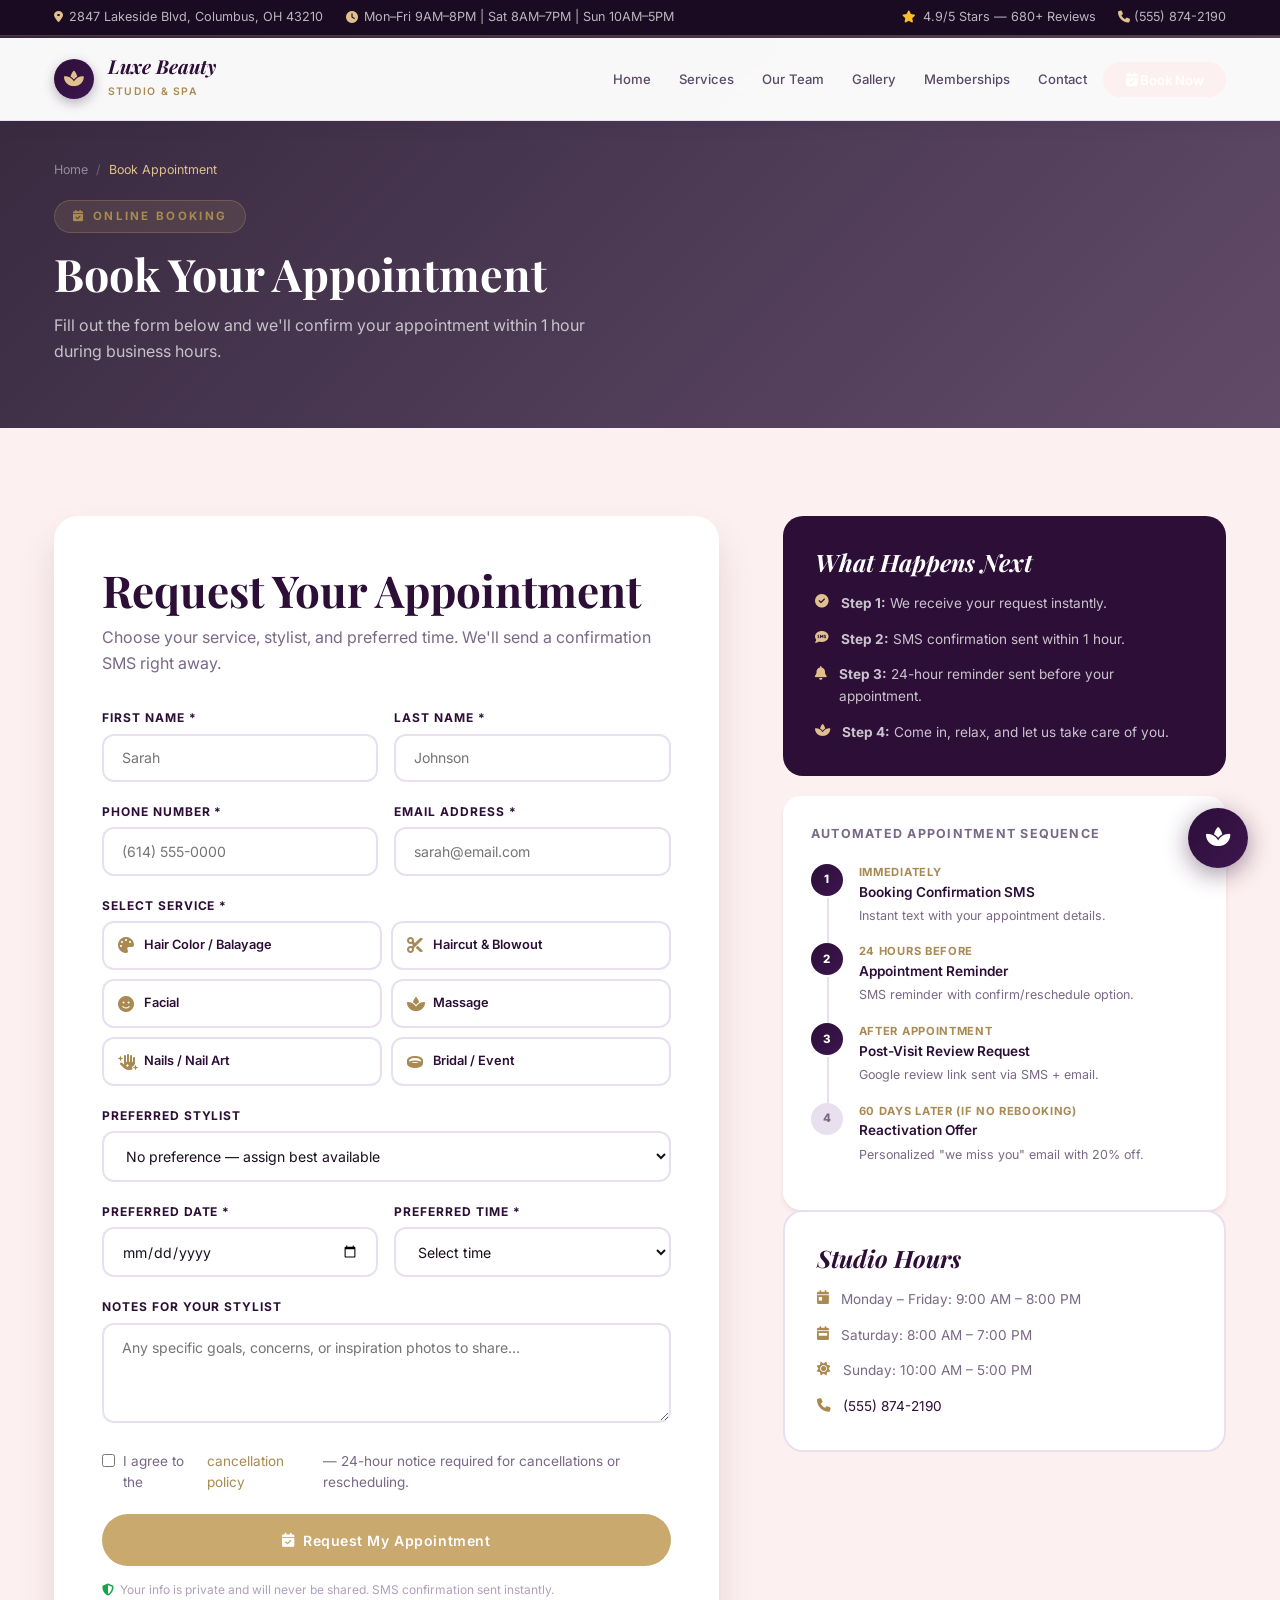
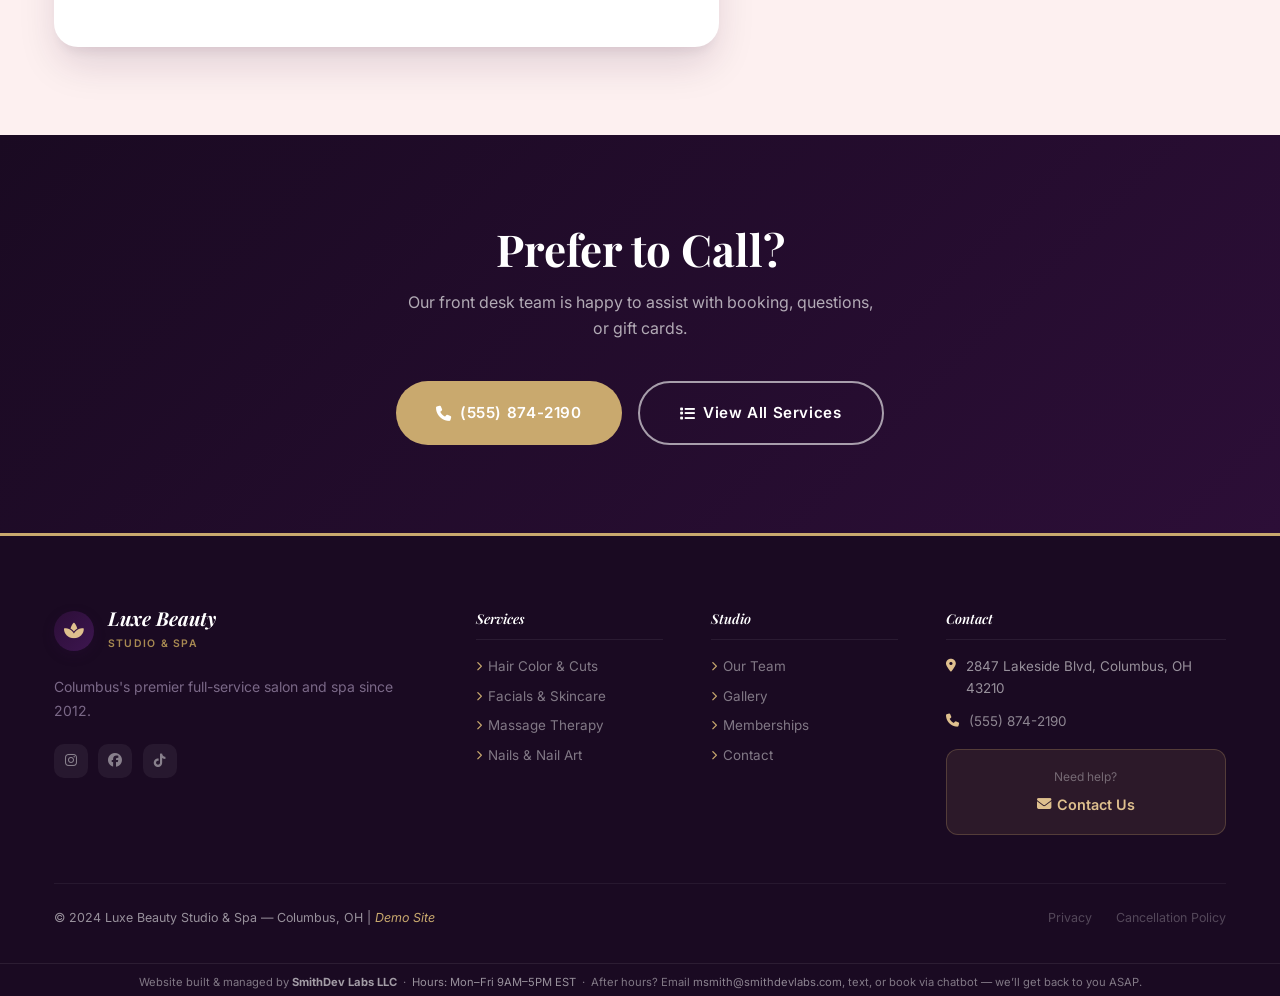
<file: booking.html>
<!DOCTYPE html>
<html lang="en">
<head>
  <meta charset="UTF-8" />
  <meta name="viewport" content="width=device-width, initial-scale=1.0" />
  <title>Book Appointment | Luxe Beauty Studio | Columbus, OH</title>
  <meta name="description" content="Book your appointment at Luxe Beauty Studio online in 60 seconds. Hair, facials, massage, nails, bridal — 7 days a week in Columbus, OH." />
  <link rel="stylesheet" href="css/style.css" />
  <link rel="stylesheet" href="https://cdnjs.cloudflare.com/ajax/libs/font-awesome/6.5.0/css/all.min.css" />
  <link rel="preconnect" href="https://fonts.googleapis.com" />
  <link rel="preconnect" href="https://fonts.gstatic.com" crossorigin />
  <link href="https://fonts.googleapis.com/css2?family=Playfair+Display:ital,wght@0,400;0,600;0,700;1,400;1,600&family=Inter:wght@400;500;600;700&display=swap" rel="stylesheet" />
</head>
<body>

  <div class="top-bar">
    <div class="container">
      <div class="top-bar-left">
        <div class="top-bar-item"><i class="fas fa-map-marker-alt"></i><span>2847 Lakeside Blvd, Columbus, OH 43210</span></div>
        <div class="top-bar-item"><i class="fas fa-clock"></i><span>Mon–Fri 9AM–8PM | Sat 8AM–7PM | Sun 10AM–5PM</span></div>
      </div>
      <div class="top-bar-right">
        <div class="top-bar-item"><i class="fas fa-star" style="color:#fbbf24"></i><span>4.9/5 Stars — 680+ Reviews</span></div>
        <div class="top-bar-item"><a href="tel:5558742190"><i class="fas fa-phone"></i> (555) 874-2190</a></div>
      </div>
    </div>
  </div>

  <nav class="navbar">
    <div class="container">
      <a href="index.html" class="nav-logo">
        <div class="logo-emblem"><i class="fas fa-spa" style="color:var(--gold-light)"></i></div>
        <div><div class="logo-text-main">Luxe Beauty</div><span class="logo-text-sub">Studio &amp; Spa</span></div>
      </a>
      <ul class="nav-links">
        <li><a href="index.html">Home</a></li>
        <li><a href="services.html">Services</a></li>
        <li><a href="stylists.html">Our Team</a></li>
        <li><a href="gallery.html">Gallery</a></li>
        <li><a href="membership.html">Memberships</a></li>
        <li><a href="contact.html">Contact</a></li>
        <li><a href="booking.html" class="nav-cta active"><i class="fas fa-calendar-check"></i> Book Now</a></li>
      </ul>
      <button class="mobile-menu-btn" aria-label="Menu"><span></span><span></span><span></span></button>
    </div>
  </nav>

  <div class="page-hero">
    <div class="page-hero-bg" style="background-image:url('https://images.unsplash.com/photo-1522337360788-8b13dee7a37e?auto=format&fit=crop&w=1920&q=80')"></div>
    <div class="page-hero-overlay"></div>
    <div class="container">
      <div class="breadcrumb"><a href="index.html">Home</a><span class="sep">/</span><span class="current">Book Appointment</span></div>
      <div class="section-label"><i class="fas fa-calendar-check"></i> Online Booking</div>
      <h1>Book Your Appointment</h1>
      <p>Fill out the form below and we'll confirm your appointment within 1 hour during business hours.</p>
    </div>
  </div>

  <section class="booking-section">
    <div class="container">
      <div class="booking-grid">

        <!-- BOOKING FORM -->
        <div class="booking-form-card">
          <h2>Request Your Appointment</h2>
          <p>Choose your service, stylist, and preferred time. We'll send a confirmation SMS right away.</p>
          <form id="bookingForm" novalidate>

            <div class="form-row">
              <div class="form-group">
                <label class="form-label">First Name *</label>
                <input class="form-input" type="text" name="clientName" placeholder="Sarah" required />
              </div>
              <div class="form-group">
                <label class="form-label">Last Name *</label>
                <input class="form-input" type="text" name="clientLast" placeholder="Johnson" required />
              </div>
            </div>

            <div class="form-row">
              <div class="form-group">
                <label class="form-label">Phone Number *</label>
                <input class="form-input" type="tel" placeholder="(614) 555-0000" required />
              </div>
              <div class="form-group">
                <label class="form-label">Email Address *</label>
                <input class="form-input" type="email" placeholder="sarah@email.com" required />
              </div>
            </div>

            <div class="form-group">
              <label class="form-label">Select Service *</label>
              <div class="service-picker">
                <div class="service-pick-card" data-service="Hair Color / Balayage">
                  <i class="fas fa-palette"></i><span>Hair Color / Balayage</span>
                </div>
                <div class="service-pick-card" data-service="Haircut & Blowout">
                  <i class="fas fa-cut"></i><span>Haircut &amp; Blowout</span>
                </div>
                <div class="service-pick-card" data-service="Facial">
                  <i class="fas fa-smile"></i><span>Facial</span>
                </div>
                <div class="service-pick-card" data-service="Massage">
                  <i class="fas fa-spa"></i><span>Massage</span>
                </div>
                <div class="service-pick-card" data-service="Nails / Nail Art">
                  <i class="fas fa-hand-sparkles"></i><span>Nails / Nail Art</span>
                </div>
                <div class="service-pick-card" data-service="Bridal / Special Event">
                  <i class="fas fa-ring"></i><span>Bridal / Event</span>
                </div>
              </div>
              <input type="hidden" id="selectedService" name="service" value="" />
            </div>

            <div class="form-group">
              <label class="form-label">Preferred Stylist</label>
              <select class="form-select" name="stylist">
                <option value="">No preference — assign best available</option>
                <option value="sophia">Sophia Laurent (Color Director)</option>
                <option value="jade">Jade Williams (Balayage)</option>
                <option value="elena">Elena Rossi (Skincare)</option>
                <option value="marcus">Marcus Bell (Cuts & Style)</option>
                <option value="priya">Priya Sharma (Massage)</option>
                <option value="chloe">Chloe Davis (Nails)</option>
              </select>
            </div>

            <div class="form-row">
              <div class="form-group">
                <label class="form-label">Preferred Date *</label>
                <input class="form-input" type="date" name="apptDate" required />
              </div>
              <div class="form-group">
                <label class="form-label">Preferred Time *</label>
                <select class="form-select" name="apptTime" required>
                  <option value="">Select time</option>
                  <option>9:00 AM</option>
                  <option>10:00 AM</option>
                  <option>11:00 AM</option>
                  <option>12:00 PM</option>
                  <option>1:00 PM</option>
                  <option>2:00 PM</option>
                  <option>3:00 PM</option>
                  <option>4:00 PM</option>
                  <option>5:00 PM</option>
                  <option>6:00 PM</option>
                </select>
              </div>
            </div>

            <div class="form-group">
              <label class="form-label">Notes for Your Stylist</label>
              <textarea class="form-textarea" name="notes" placeholder="Any specific goals, concerns, or inspiration photos to share…"></textarea>
            </div>

            <div class="form-group">
              <label style="display:flex; gap:0.5rem; align-items:flex-start; cursor:pointer; font-size:0.85rem; color:var(--gray-600);">
                <input type="checkbox" required style="margin-top:3px; accent-color:var(--gold);" />
                I agree to the <a href="#" style="color:var(--gold-dark);">cancellation policy</a> — 24-hour notice required for cancellations or rescheduling.
              </label>
            </div>

            <button type="submit" class="btn btn-gold" style="width:100%; justify-content:center; padding:1.1rem;"><i class="fas fa-calendar-check"></i> Request My Appointment</button>
            <p class="form-note"><i class="fas fa-shield-alt"></i> Your info is private and will never be shared. SMS confirmation sent instantly.</p>
          </form>
        </div>

        <!-- SIDEBAR -->
        <div class="booking-sidebar">
          <div class="book-sidebar-card">
            <h3>What Happens Next</h3>
            <div class="book-feature"><i class="fas fa-check-circle"></i><span><strong>Step 1:</strong> We receive your request instantly.</span></div>
            <div class="book-feature"><i class="fas fa-comment-sms"></i><span><strong>Step 2:</strong> SMS confirmation sent within 1 hour.</span></div>
            <div class="book-feature"><i class="fas fa-bell"></i><span><strong>Step 3:</strong> 24-hour reminder sent before your appointment.</span></div>
            <div class="book-feature"><i class="fas fa-spa"></i><span><strong>Step 4:</strong> Come in, relax, and let us take care of you.</span></div>
          </div>

          <div class="appt-seq">
            <h4>Automated Appointment Sequence</h4>
            <div class="aseq-item">
              <div class="aseq-dot">1</div>
              <div class="aseq-content">
                <div class="aseq-time">Immediately</div>
                <h5>Booking Confirmation SMS</h5>
                <p style="font-size:0.78rem;">Instant text with your appointment details.</p>
              </div>
            </div>
            <div class="aseq-item">
              <div class="aseq-dot">2</div>
              <div class="aseq-content">
                <div class="aseq-time">24 Hours Before</div>
                <h5>Appointment Reminder</h5>
                <p style="font-size:0.78rem;">SMS reminder with confirm/reschedule option.</p>
              </div>
            </div>
            <div class="aseq-item">
              <div class="aseq-dot">3</div>
              <div class="aseq-content">
                <div class="aseq-time">After Appointment</div>
                <h5>Post-Visit Review Request</h5>
                <p style="font-size:0.78rem;">Google review link sent via SMS + email.</p>
              </div>
            </div>
            <div class="aseq-item">
              <div class="aseq-dot muted">4</div>
              <div class="aseq-content">
                <div class="aseq-time">60 Days Later (if no rebooking)</div>
                <h5>Reactivation Offer</h5>
                <p style="font-size:0.78rem;">Personalized "we miss you" email with 20% off.</p>
              </div>
            </div>
          </div>

          <div class="book-sidebar-card" style="background:white; border:2px solid var(--gray-200); color:var(--dark);">
            <h3 style="color:var(--plum);">Studio Hours</h3>
            <div class="book-feature" style="color:var(--gray-600);"><i class="fas fa-calendar-day" style="color:var(--gold-dark)"></i><span>Monday – Friday: 9:00 AM – 8:00 PM</span></div>
            <div class="book-feature" style="color:var(--gray-600);"><i class="fas fa-calendar-week" style="color:var(--gold-dark)"></i><span>Saturday: 8:00 AM – 7:00 PM</span></div>
            <div class="book-feature" style="color:var(--gray-600);"><i class="fas fa-sun" style="color:var(--gold-dark)"></i><span>Sunday: 10:00 AM – 5:00 PM</span></div>
            <div class="book-feature" style="color:var(--gray-600);"><i class="fas fa-phone" style="color:var(--gold-dark)"></i><span><a href="tel:5558742190" style="color:var(--plum);">(555) 874-2190</a></span></div>
          </div>
        </div>

      </div>
    </div>
  </section>

  <!-- CTA -->
  <div class="cta-band">
    <div class="container">
      <h2>Prefer to Call?</h2>
      <p>Our front desk team is happy to assist with booking, questions, or gift cards.</p>
      <div class="cta-buttons">
        <a href="tel:5558742190" class="btn btn-gold btn-lg"><i class="fas fa-phone"></i> (555) 874-2190</a>
        <a href="services.html" class="btn btn-outline btn-lg"><i class="fas fa-list"></i> View All Services</a>
      </div>
    </div>
  </div>

  <footer class="footer">
    <div class="container">
      <div class="footer-grid">
        <div class="footer-brand"><div class="nav-logo" style="margin-bottom:1rem;"><div class="logo-emblem"><i class="fas fa-spa" style="color:var(--gold-light)"></i></div><div><div class="logo-text-main" style="color:white;">Luxe Beauty</div><span class="logo-text-sub">Studio &amp; Spa</span></div></div><p>Columbus's premier full-service salon and spa since 2012.</p><div class="footer-social"><a href="#" class="social-link"><i class="fab fa-instagram"></i></a><a href="#" class="social-link"><i class="fab fa-facebook"></i></a><a href="#" class="social-link"><i class="fab fa-tiktok"></i></a></div></div>
        <div class="footer-col"><h4>Services</h4><ul class="footer-links"><li><a href="services.html"><i class="fas fa-chevron-right"></i> Hair Color & Cuts</a></li><li><a href="services.html"><i class="fas fa-chevron-right"></i> Facials & Skincare</a></li><li><a href="services.html"><i class="fas fa-chevron-right"></i> Massage Therapy</a></li><li><a href="services.html"><i class="fas fa-chevron-right"></i> Nails & Nail Art</a></li></ul></div>
        <div class="footer-col"><h4>Studio</h4><ul class="footer-links"><li><a href="stylists.html"><i class="fas fa-chevron-right"></i> Our Team</a></li><li><a href="gallery.html"><i class="fas fa-chevron-right"></i> Gallery</a></li><li><a href="membership.html"><i class="fas fa-chevron-right"></i> Memberships</a></li><li><a href="contact.html"><i class="fas fa-chevron-right"></i> Contact</a></li></ul></div>
        <div class="footer-col"><h4>Contact</h4><div class="footer-contact-item"><i class="fas fa-map-marker-alt"></i><span>2847 Lakeside Blvd, Columbus, OH 43210</span></div><div class="footer-contact-item"><i class="fas fa-phone"></i><a href="tel:5558742190">(555) 874-2190</a></div><div class="footer-cta-box" style="margin-top:1rem;"><p>Need help?</p><a href="contact.html"><i class="fas fa-envelope"></i> Contact Us</a></div></div>
      </div>
    </div>
    <div class="container"><div class="footer-bottom"><span>© 2024 Luxe Beauty Studio &amp; Spa — Columbus, OH | <em>Demo Site</em></span><div class="footer-bottom-links"><a href="#">Privacy</a><a href="#">Cancellation Policy</a></div></div></div>
    <div style="text-align:center;padding:10px 0 4px;font-size:0.7rem;color:rgba(255,255,255,0.45);border-top:1px solid rgba(255,255,255,0.08);margin-top:12px;">Website built &amp; managed by <strong style="color:rgba(255,255,255,0.6);">SmithDev Labs LLC</strong> &nbsp;&middot;&nbsp; <span style="color:rgba(255,255,255,0.55);">Hours: Mon&ndash;Fri 9AM&ndash;5PM EST</span> &nbsp;&middot;&nbsp; After hours? Email <a href="mailto:msmith@smithdevlabs.com" style="color:rgba(255,255,255,0.5);">msmith@smithdevlabs.com</a>, text, or book via chatbot &mdash; we&rsquo;ll get back to you ASAP.</div>
</footer>

  <!-- MODALS -->
  <div id="bookingConfirmModal" class="modal-overlay">
    <div class="modal-card">
      <div class="modal-icon success"><i class="fas fa-check"></i></div>
      <h3>Appointment Requested!</h3>
      <p>Thank you, <strong class="conf-name">Sarah</strong>! Your appointment request has been received. We'll send a confirmation SMS within 1 hour.</p>
      <div class="modal-box">
        <h4>Appointment Summary</h4>
        <div class="conf-row"><i class="fas fa-spa"></i><span>Service: <strong class="conf-service">Balayage</strong></span></div>
        <div class="conf-row"><i class="fas fa-calendar"></i><span>Date &amp; Time: <strong class="conf-date">TBD</strong></span></div>
        <div class="conf-row"><i class="fas fa-map-marker-alt"></i><span>2847 Lakeside Blvd, Columbus, OH 43210</span></div>
      </div>
      <div class="sms-preview">
        <i class="fas fa-comment-sms"></i>
        <span>"Appointment confirmed! 💜 See you at Luxe Beauty Studio. Reply H for help or call (555) 874-2190 to reschedule. We can't wait to see you! — The Luxe Team 🌸"</span>
      </div>
      <button class="btn btn-gold" onclick="closeModal('bookingConfirmModal')"><i class="fas fa-spa"></i> See You Then!</button>
    </div>
  </div>

  <button class="chatbot-toggle" aria-label="Chat with Aria"><i class="fas fa-spa"></i><div class="chatbot-badge" style="display:none;">1</div></button>
  <div class="chatbot-window">
    <div class="chatbot-header"><div class="chatbot-avatar">🌸</div><div class="chatbot-header-info"><h4>Aria — Beauty Concierge</h4><p><span class="online-dot"></span> Online now</p></div><button class="chatbot-close"><i class="fas fa-times"></i></button></div>
    <div class="chatbot-messages"></div>
    <div class="chatbot-quick-replies"></div>
    <div class="chatbot-input-area"><input class="chatbot-input" type="text" placeholder="Need help booking?" /><button class="chatbot-send"><i class="fas fa-paper-plane"></i></button></div>
  </div>

  <script src="js/main.js"></script>
</body>
</html>
</file>
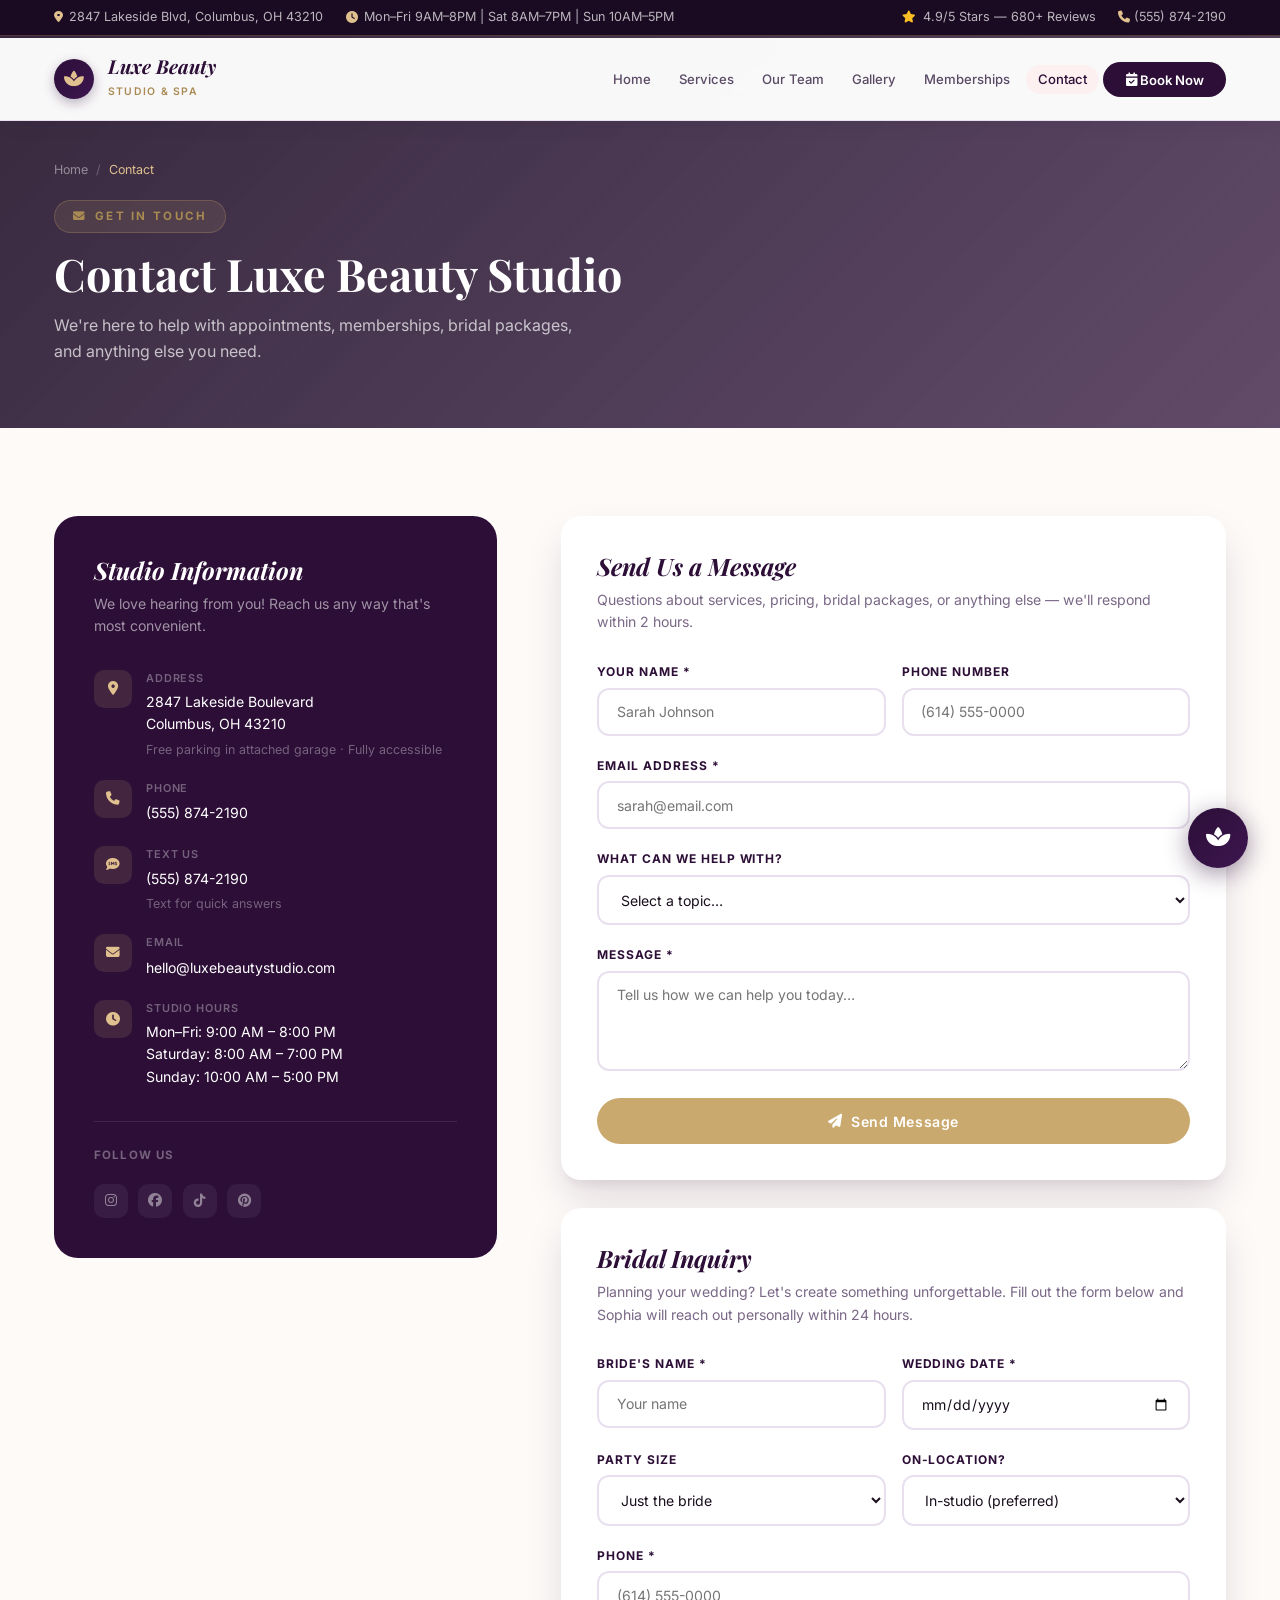
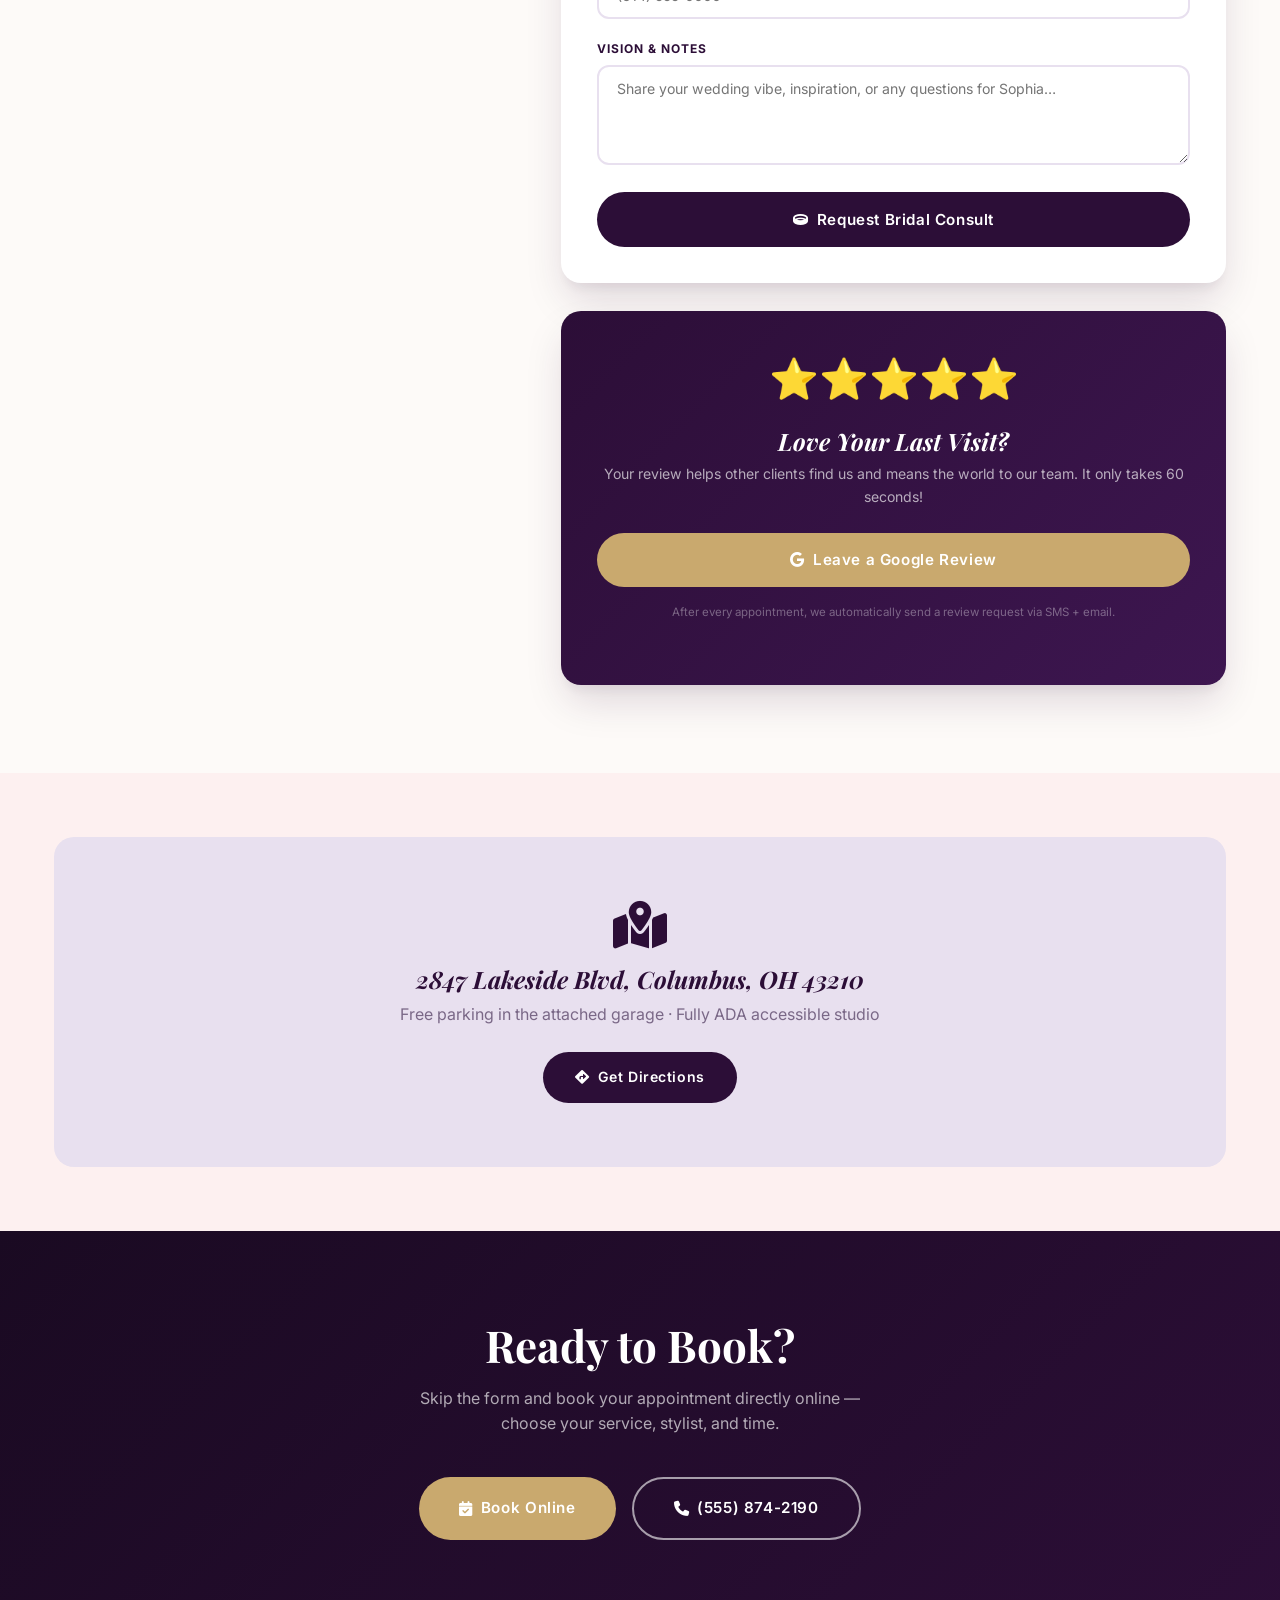
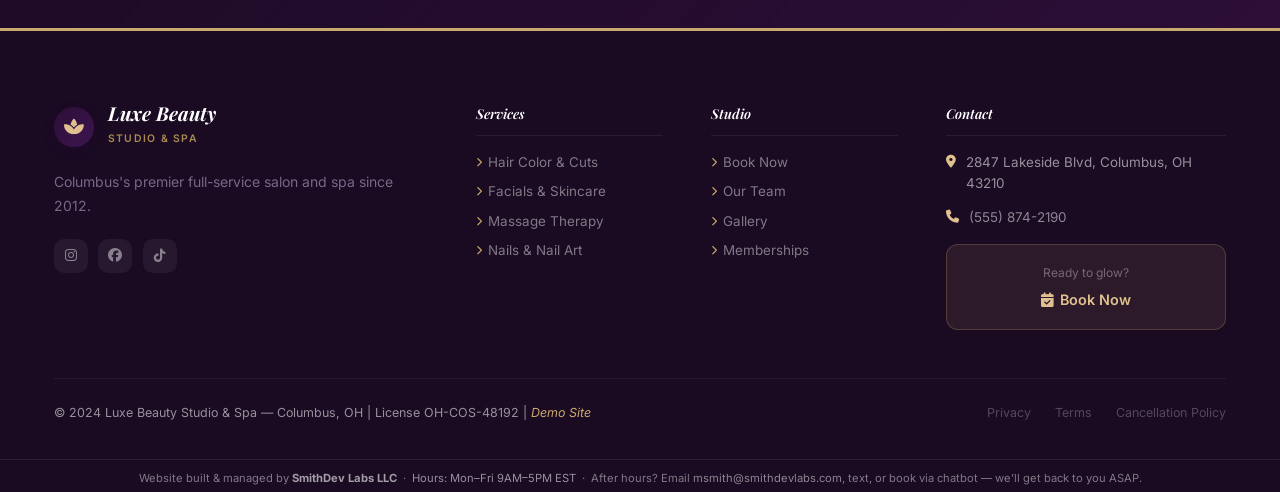
<file: contact.html>
<!DOCTYPE html>
<html lang="en">
<head>
  <meta charset="UTF-8" />
  <meta name="viewport" content="width=device-width, initial-scale=1.0" />
  <title>Contact | Luxe Beauty Studio | Columbus, OH</title>
  <meta name="description" content="Contact Luxe Beauty Studio — 2847 Lakeside Blvd, Columbus OH. Call (555) 874-2190, email, or fill out the contact form. Open 7 days a week." />
  <link rel="stylesheet" href="css/style.css" />
  <link rel="stylesheet" href="https://cdnjs.cloudflare.com/ajax/libs/font-awesome/6.5.0/css/all.min.css" />
  <link rel="preconnect" href="https://fonts.googleapis.com" />
  <link rel="preconnect" href="https://fonts.gstatic.com" crossorigin />
  <link href="https://fonts.googleapis.com/css2?family=Playfair+Display:ital,wght@0,400;0,600;0,700;1,400;1,600&family=Inter:wght@400;500;600;700&display=swap" rel="stylesheet" />
</head>
<body>

  <div class="top-bar">
    <div class="container">
      <div class="top-bar-left">
        <div class="top-bar-item"><i class="fas fa-map-marker-alt"></i><span>2847 Lakeside Blvd, Columbus, OH 43210</span></div>
        <div class="top-bar-item"><i class="fas fa-clock"></i><span>Mon–Fri 9AM–8PM | Sat 8AM–7PM | Sun 10AM–5PM</span></div>
      </div>
      <div class="top-bar-right">
        <div class="top-bar-item"><i class="fas fa-star" style="color:#fbbf24"></i><span>4.9/5 Stars — 680+ Reviews</span></div>
        <div class="top-bar-item"><a href="tel:5558742190"><i class="fas fa-phone"></i> (555) 874-2190</a></div>
      </div>
    </div>
  </div>

  <nav class="navbar">
    <div class="container">
      <a href="index.html" class="nav-logo">
        <div class="logo-emblem"><i class="fas fa-spa" style="color:var(--gold-light)"></i></div>
        <div><div class="logo-text-main">Luxe Beauty</div><span class="logo-text-sub">Studio &amp; Spa</span></div>
      </a>
      <ul class="nav-links">
        <li><a href="index.html">Home</a></li>
        <li><a href="services.html">Services</a></li>
        <li><a href="stylists.html">Our Team</a></li>
        <li><a href="gallery.html">Gallery</a></li>
        <li><a href="membership.html">Memberships</a></li>
        <li><a href="contact.html" class="active">Contact</a></li>
        <li><a href="booking.html" class="nav-cta"><i class="fas fa-calendar-check"></i> Book Now</a></li>
      </ul>
      <button class="mobile-menu-btn" aria-label="Menu"><span></span><span></span><span></span></button>
    </div>
  </nav>

  <div class="page-hero">
    <div class="page-hero-bg" style="background-image:url('https://images.unsplash.com/photo-1560066984-138dadb4c035?auto=format&fit=crop&w=1920&q=80')"></div>
    <div class="page-hero-overlay"></div>
    <div class="container">
      <div class="breadcrumb"><a href="index.html">Home</a><span class="sep">/</span><span class="current">Contact</span></div>
      <div class="section-label"><i class="fas fa-envelope"></i> Get in Touch</div>
      <h1>Contact Luxe Beauty Studio</h1>
      <p>We're here to help with appointments, memberships, bridal packages, and anything else you need.</p>
    </div>
  </div>

  <!-- CONTACT SECTION -->
  <section class="contact-section">
    <div class="container">
      <div class="contact-grid">

        <!-- INFO CARD -->
        <div class="contact-info-card">
          <h3>Studio Information</h3>
          <p>We love hearing from you! Reach us any way that's most convenient.</p>

          <div class="c-detail">
            <div class="c-detail-icon"><i class="fas fa-map-marker-alt"></i></div>
            <div>
              <h4>Address</h4>
              <p>2847 Lakeside Boulevard<br>Columbus, OH 43210</p>
              <p style="font-size:0.78rem; color:rgba(255,255,255,0.35); margin-top:0.25rem;">Free parking in attached garage · Fully accessible</p>
            </div>
          </div>

          <div class="c-detail">
            <div class="c-detail-icon"><i class="fas fa-phone"></i></div>
            <div>
              <h4>Phone</h4>
              <a href="tel:5558742190">(555) 874-2190</a>
            </div>
          </div>

          <div class="c-detail">
            <div class="c-detail-icon"><i class="fas fa-comment-sms"></i></div>
            <div>
              <h4>Text Us</h4>
              <a href="sms:5558742190">(555) 874-2190</a>
              <p style="font-size:0.78rem; color:rgba(255,255,255,0.35); margin-top:0.15rem;">Text for quick answers</p>
            </div>
          </div>

          <div class="c-detail">
            <div class="c-detail-icon"><i class="fas fa-envelope"></i></div>
            <div>
              <h4>Email</h4>
              <a href="mailto:hello@luxebeautystudio.com">hello@luxebeautystudio.com</a>
            </div>
          </div>

          <div class="c-detail">
            <div class="c-detail-icon"><i class="fas fa-clock"></i></div>
            <div>
              <h4>Studio Hours</h4>
              <p>Mon–Fri: 9:00 AM – 8:00 PM<br>Saturday: 8:00 AM – 7:00 PM<br>Sunday: 10:00 AM – 5:00 PM</p>
            </div>
          </div>

          <div style="margin-top:2rem; padding-top:1.5rem; border-top:1px solid rgba(255,255,255,0.1);">
            <p style="font-size:0.72rem; color:rgba(255,255,255,0.35); margin-bottom:0.875rem; text-transform:uppercase; letter-spacing:0.1em; font-weight:700;">Follow Us</p>
            <div class="footer-social">
              <a href="#" class="social-link"><i class="fab fa-instagram"></i></a>
              <a href="#" class="social-link"><i class="fab fa-facebook"></i></a>
              <a href="#" class="social-link"><i class="fab fa-tiktok"></i></a>
              <a href="#" class="social-link"><i class="fab fa-pinterest"></i></a>
            </div>
          </div>
        </div>

        <!-- FORMS -->
        <div class="contact-forms">

          <!-- GENERAL CONTACT FORM -->
          <div class="contact-form-card">
            <h3>Send Us a Message</h3>
            <p>Questions about services, pricing, bridal packages, or anything else — we'll respond within 2 hours.</p>
            <form id="contactForm" novalidate>
              <div class="form-row">
                <div class="form-group">
                  <label class="form-label">Your Name *</label>
                  <input class="form-input" type="text" placeholder="Sarah Johnson" required />
                </div>
                <div class="form-group">
                  <label class="form-label">Phone Number</label>
                  <input class="form-input" type="tel" placeholder="(614) 555-0000" />
                </div>
              </div>
              <div class="form-group">
                <label class="form-label">Email Address *</label>
                <input class="form-input" type="email" placeholder="sarah@email.com" required />
              </div>
              <div class="form-group">
                <label class="form-label">What Can We Help With?</label>
                <select class="form-select">
                  <option value="">Select a topic…</option>
                  <option>Appointment booking</option>
                  <option>Service information & pricing</option>
                  <option>Bridal package inquiry</option>
                  <option>Membership information</option>
                  <option>Gift cards</option>
                  <option>Other</option>
                </select>
              </div>
              <div class="form-group">
                <label class="form-label">Message *</label>
                <textarea class="form-textarea" placeholder="Tell us how we can help you today…" required></textarea>
              </div>
              <button type="submit" class="btn btn-gold" style="width:100%; justify-content:center;"><i class="fas fa-paper-plane"></i> Send Message</button>
            </form>
          </div>

          <!-- BRIDAL INQUIRY FORM -->
          <div class="contact-form-card">
            <h3>Bridal Inquiry</h3>
            <p>Planning your wedding? Let's create something unforgettable. Fill out the form below and Sophia will reach out personally within 24 hours.</p>
            <form id="bridalForm" novalidate>
              <div class="form-row">
                <div class="form-group">
                  <label class="form-label">Bride's Name *</label>
                  <input class="form-input" type="text" placeholder="Your name" required />
                </div>
                <div class="form-group">
                  <label class="form-label">Wedding Date *</label>
                  <input class="form-input" type="date" required />
                </div>
              </div>
              <div class="form-row">
                <div class="form-group">
                  <label class="form-label">Party Size</label>
                  <select class="form-select">
                    <option>Just the bride</option>
                    <option>2–3 people</option>
                    <option>4–6 people</option>
                    <option>7–10 people</option>
                    <option>10+ people</option>
                  </select>
                </div>
                <div class="form-group">
                  <label class="form-label">On-Location?</label>
                  <select class="form-select">
                    <option>In-studio (preferred)</option>
                    <option>On-location at venue</option>
                    <option>Not sure yet</option>
                  </select>
                </div>
              </div>
              <div class="form-group">
                <label class="form-label">Phone *</label>
                <input class="form-input" type="tel" placeholder="(614) 555-0000" required />
              </div>
              <div class="form-group">
                <label class="form-label">Vision & Notes</label>
                <textarea class="form-textarea" placeholder="Share your wedding vibe, inspiration, or any questions for Sophia…"></textarea>
              </div>
              <button type="submit" class="btn btn-primary btn-lg" style="width:100%; justify-content:center;" onclick="this.closest('form').onsubmit?.(event); window.openModal?.('contactSuccessModal'); return false;"><i class="fas fa-ring"></i> Request Bridal Consult</button>
            </form>
          </div>

          <!-- REVIEW REQUEST CTA -->
          <div class="contact-form-card" style="background:linear-gradient(135deg,var(--plum),var(--plum-light)); color:white; text-align:center;">
            <div style="font-size:2.5rem; margin-bottom:1rem;">⭐⭐⭐⭐⭐</div>
            <h3 style="color:white; font-style:italic;">Love Your Last Visit?</h3>
            <p style="color:rgba(255,255,255,0.65); margin-bottom:1.5rem;">Your review helps other clients find us and means the world to our team. It only takes 60 seconds!</p>
            <button class="btn btn-gold btn-lg" style="width:100%; justify-content:center;" onclick="window.openModal('reviewRequestModal')"><i class="fab fa-google"></i> Leave a Google Review</button>
            <p style="color:rgba(255,255,255,0.35); font-size:0.72rem; margin-top:1rem;">After every appointment, we automatically send a review request via SMS + email.</p>
          </div>
        </div>
      </div>
    </div>
  </section>

  <!-- MAP PLACEHOLDER -->
  <div style="background:var(--blush); padding:1rem 0;">
    <div class="container" style="text-align:center; padding:3rem 1.5rem;">
      <div style="background:var(--gray-200); border-radius:20px; padding:4rem; max-width:100%;">
        <i class="fas fa-map-marked-alt" style="font-size:3rem; color:var(--plum); margin-bottom:1rem;"></i>
        <h3 style="color:var(--plum); font-family:'Playfair Display',serif; font-style:italic; margin-bottom:0.5rem;">2847 Lakeside Blvd, Columbus, OH 43210</h3>
        <p style="color:var(--gray-600);">Free parking in the attached garage · Fully ADA accessible studio</p>
        <a href="https://maps.google.com" target="_blank" class="btn btn-primary" style="margin-top:1.5rem;"><i class="fas fa-directions"></i> Get Directions</a>
      </div>
    </div>
  </div>

  <div class="cta-band">
    <div class="container">
      <h2>Ready to Book?</h2>
      <p>Skip the form and book your appointment directly online — choose your service, stylist, and time.</p>
      <div class="cta-buttons">
        <a href="booking.html" class="btn btn-gold btn-lg"><i class="fas fa-calendar-check"></i> Book Online</a>
        <a href="tel:5558742190" class="btn btn-outline btn-lg"><i class="fas fa-phone"></i> (555) 874-2190</a>
      </div>
    </div>
  </div>

  <footer class="footer">
    <div class="container">
      <div class="footer-grid">
        <div class="footer-brand"><div class="nav-logo" style="margin-bottom:1rem;"><div class="logo-emblem"><i class="fas fa-spa" style="color:var(--gold-light)"></i></div><div><div class="logo-text-main" style="color:white;">Luxe Beauty</div><span class="logo-text-sub">Studio &amp; Spa</span></div></div><p>Columbus's premier full-service salon and spa since 2012.</p><div class="footer-social"><a href="#" class="social-link"><i class="fab fa-instagram"></i></a><a href="#" class="social-link"><i class="fab fa-facebook"></i></a><a href="#" class="social-link"><i class="fab fa-tiktok"></i></a></div></div>
        <div class="footer-col"><h4>Services</h4><ul class="footer-links"><li><a href="services.html"><i class="fas fa-chevron-right"></i> Hair Color & Cuts</a></li><li><a href="services.html"><i class="fas fa-chevron-right"></i> Facials & Skincare</a></li><li><a href="services.html"><i class="fas fa-chevron-right"></i> Massage Therapy</a></li><li><a href="services.html"><i class="fas fa-chevron-right"></i> Nails & Nail Art</a></li></ul></div>
        <div class="footer-col"><h4>Studio</h4><ul class="footer-links"><li><a href="booking.html"><i class="fas fa-chevron-right"></i> Book Now</a></li><li><a href="stylists.html"><i class="fas fa-chevron-right"></i> Our Team</a></li><li><a href="gallery.html"><i class="fas fa-chevron-right"></i> Gallery</a></li><li><a href="membership.html"><i class="fas fa-chevron-right"></i> Memberships</a></li></ul></div>
        <div class="footer-col"><h4>Contact</h4><div class="footer-contact-item"><i class="fas fa-map-marker-alt"></i><span>2847 Lakeside Blvd, Columbus, OH 43210</span></div><div class="footer-contact-item"><i class="fas fa-phone"></i><a href="tel:5558742190">(555) 874-2190</a></div><div class="footer-cta-box" style="margin-top:1rem;"><p>Ready to glow?</p><a href="booking.html"><i class="fas fa-calendar-check"></i> Book Now</a></div></div>
      </div>
    </div>
    <div class="container"><div class="footer-bottom"><span>© 2024 Luxe Beauty Studio &amp; Spa — Columbus, OH | License OH-COS-48192 | <em>Demo Site</em></span><div class="footer-bottom-links"><a href="#">Privacy</a><a href="#">Terms</a><a href="#">Cancellation Policy</a></div></div></div>
    <div style="text-align:center;padding:10px 0 4px;font-size:0.7rem;color:rgba(255,255,255,0.45);border-top:1px solid rgba(255,255,255,0.08);margin-top:12px;">Website built &amp; managed by <strong style="color:rgba(255,255,255,0.6);">SmithDev Labs LLC</strong> &nbsp;&middot;&nbsp; <span style="color:rgba(255,255,255,0.55);">Hours: Mon&ndash;Fri 9AM&ndash;5PM EST</span> &nbsp;&middot;&nbsp; After hours? Email <a href="mailto:msmith@smithdevlabs.com" style="color:rgba(255,255,255,0.5);">msmith@smithdevlabs.com</a>, text, or book via chatbot &mdash; we&rsquo;ll get back to you ASAP.</div>
</footer>

  <!-- MODALS -->
  <div id="contactSuccessModal" class="modal-overlay">
    <div class="modal-card">
      <div class="modal-icon success"><i class="fas fa-check"></i></div>
      <h3>Message Received!</h3>
      <p>Thank you for reaching out to Luxe Beauty Studio. Our team will respond within 2 business hours.</p>
      <p style="font-size:0.82rem;">For immediate assistance, call or text us at <strong>(555) 874-2190</strong>.</p>
      <button class="btn btn-gold" onclick="closeModal('contactSuccessModal')"><i class="fas fa-spa"></i> Back to Site</button>
    </div>
  </div>

  <div id="reviewRequestModal" class="modal-overlay">
    <div class="modal-card">
      <div class="modal-icon gold"><i class="fas fa-star"></i></div>
      <h3>Thank You for the Review!</h3>
      <p>Your feedback means everything to us and helps future clients find their way to Luxe Beauty Studio.</p>
      <div class="sms-preview">
        <i class="fas fa-comment-sms"></i>
        <span>"Hi Sarah! 💜 We hope you're loving your new look. If you have 60 seconds, we'd love a Google review — it truly makes a difference: [Google Link] — The Luxe Team 🌸"</span>
      </div>
      <button class="btn btn-gold" onclick="closeModal('reviewRequestModal')">Close</button>
    </div>
  </div>

  <button class="chatbot-toggle" aria-label="Chat with Aria"><i class="fas fa-spa"></i><div class="chatbot-badge" style="display:none;">1</div></button>
  <div class="chatbot-window">
    <div class="chatbot-header"><div class="chatbot-avatar">🌸</div><div class="chatbot-header-info"><h4>Aria — Beauty Concierge</h4><p><span class="online-dot"></span> Online now</p></div><button class="chatbot-close"><i class="fas fa-times"></i></button></div>
    <div class="chatbot-messages"></div>
    <div class="chatbot-quick-replies"></div>
    <div class="chatbot-input-area"><input class="chatbot-input" type="text" placeholder="How can I help you today?" /><button class="chatbot-send"><i class="fas fa-paper-plane"></i></button></div>
  </div>

  <script src="js/main.js"></script>
</body>
</html>
</file>
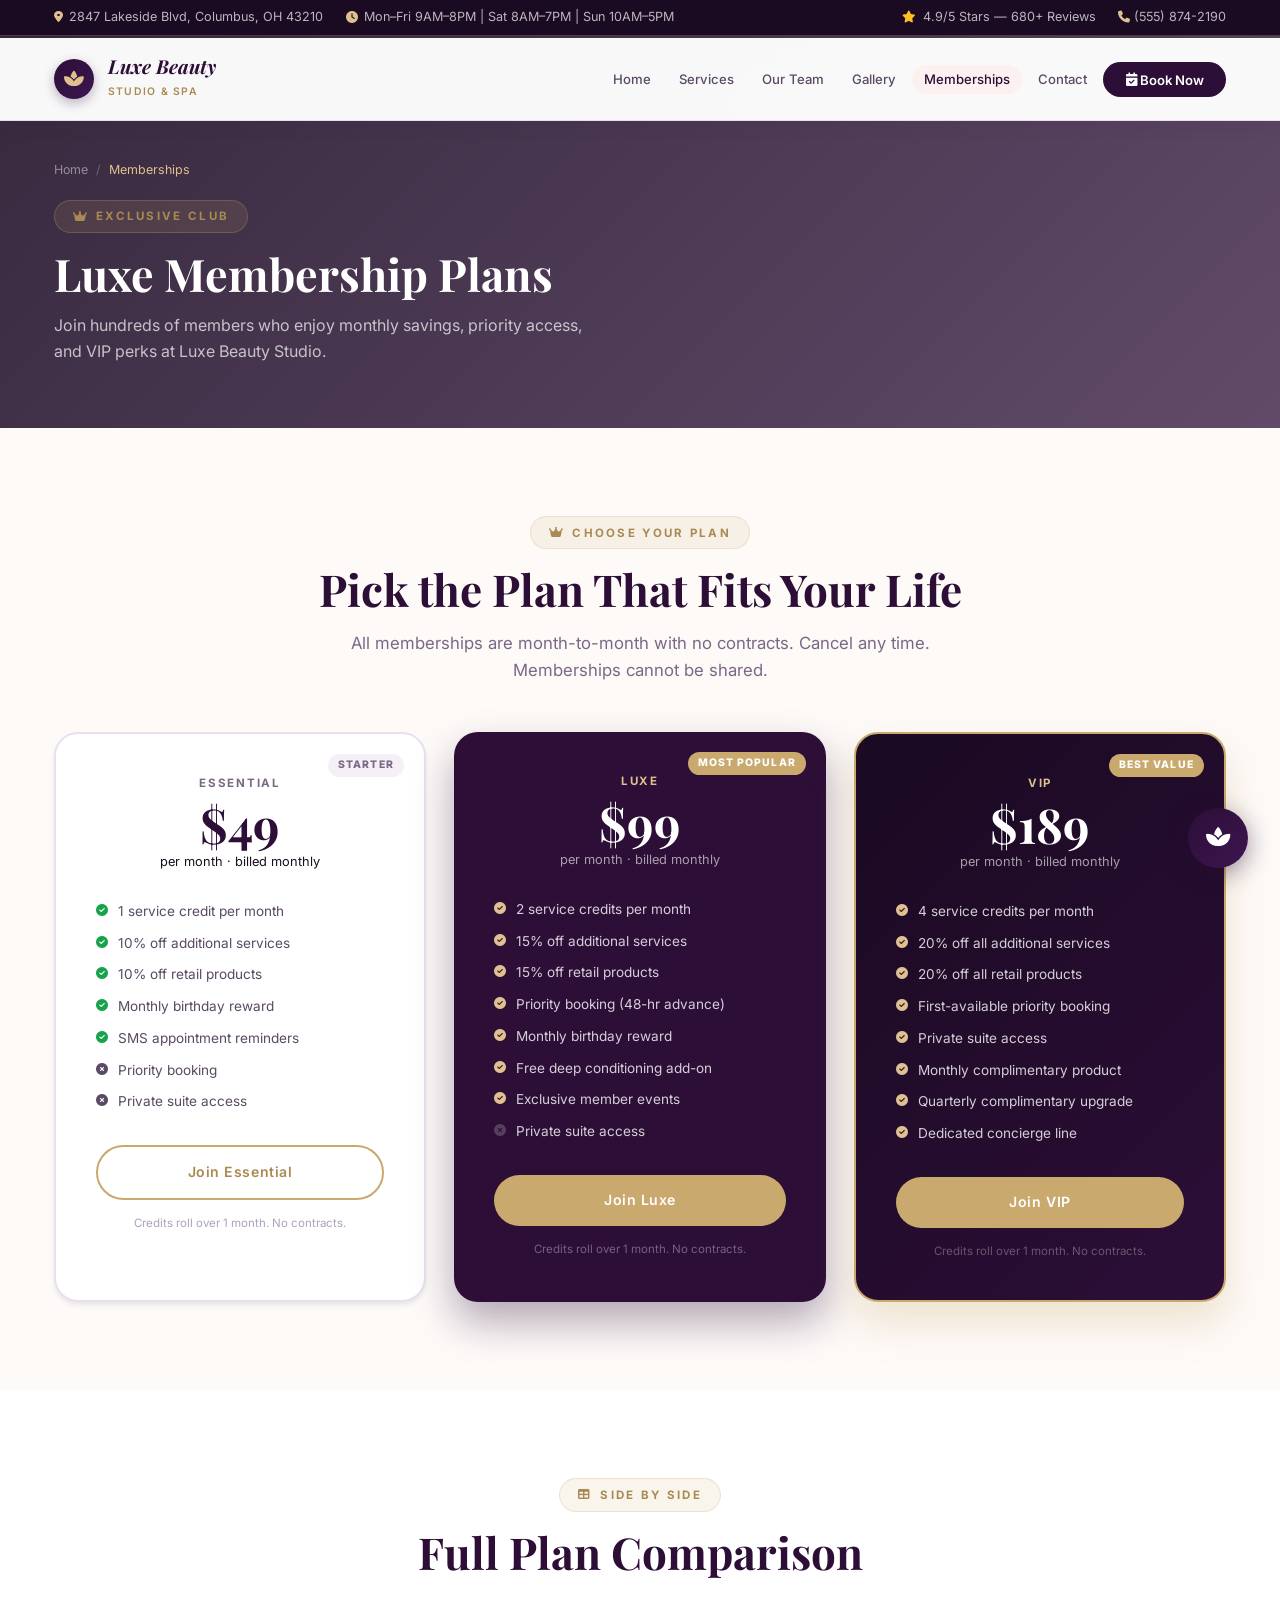
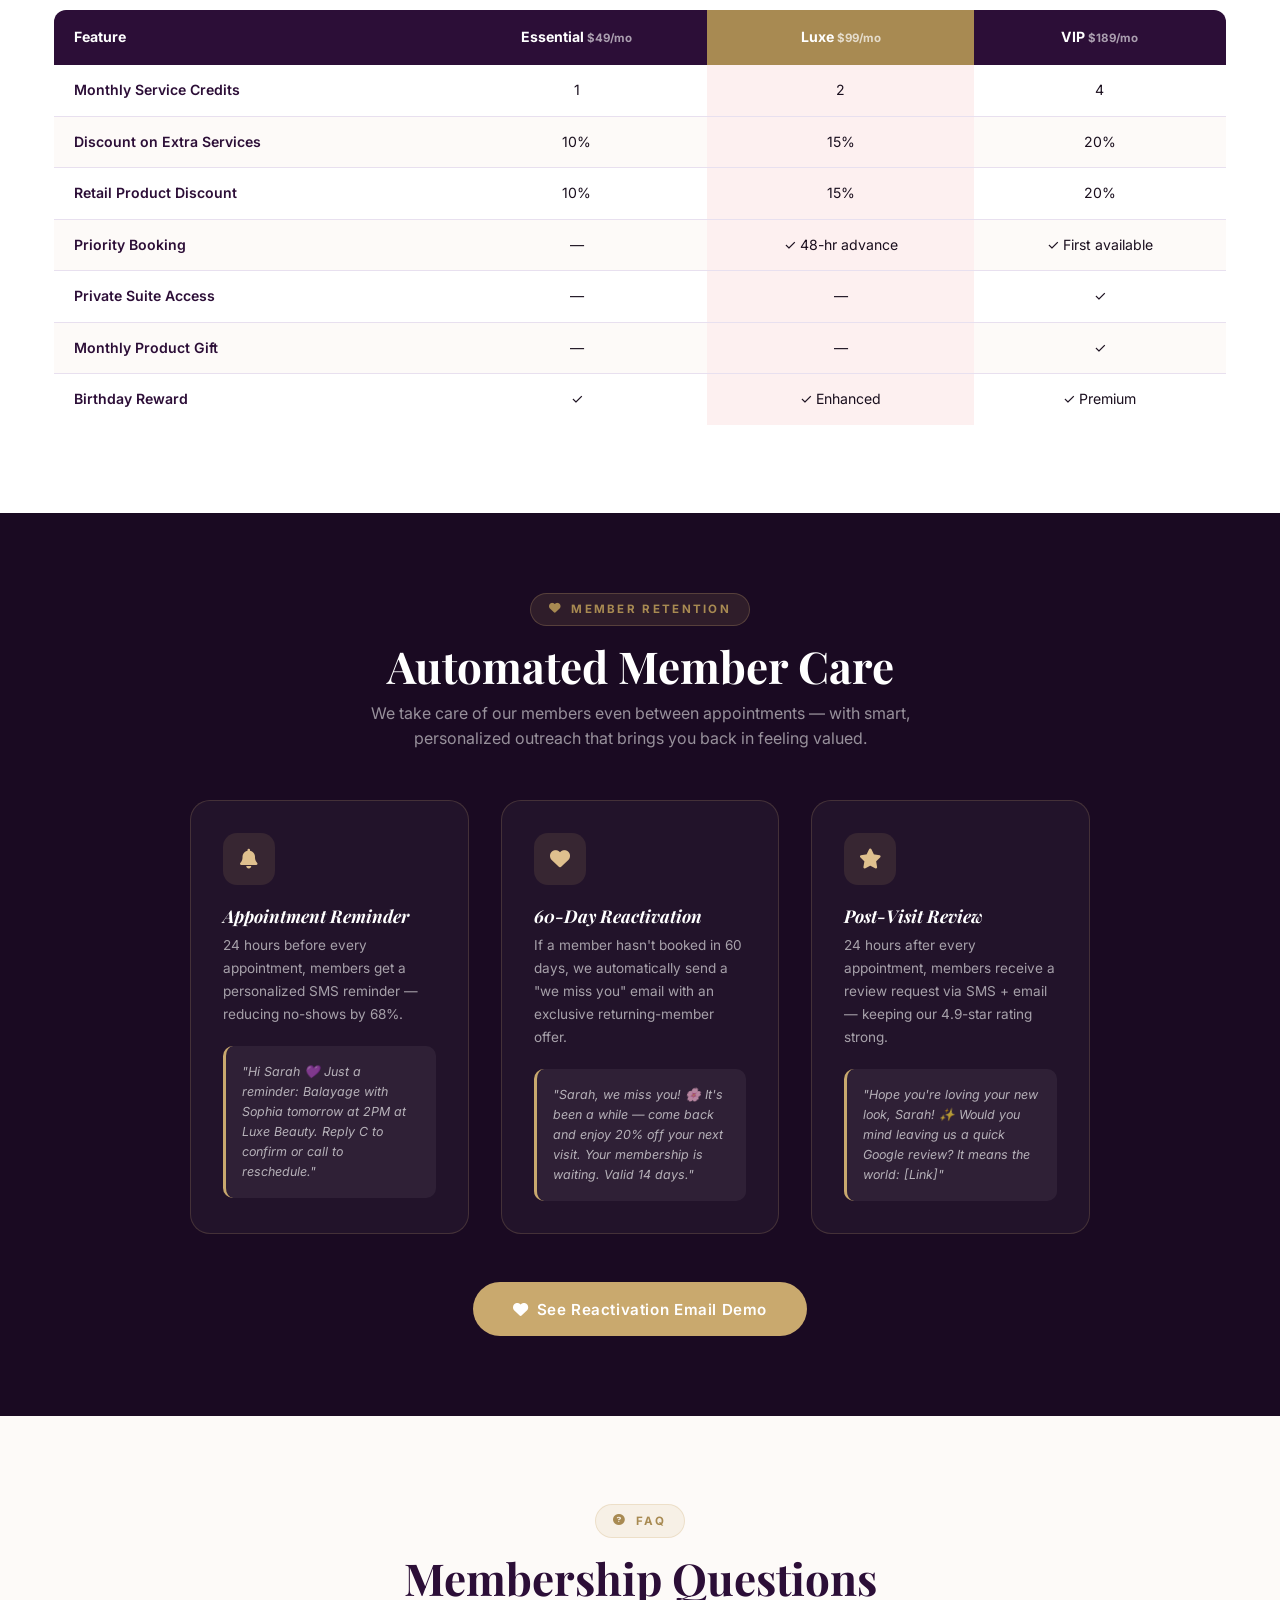
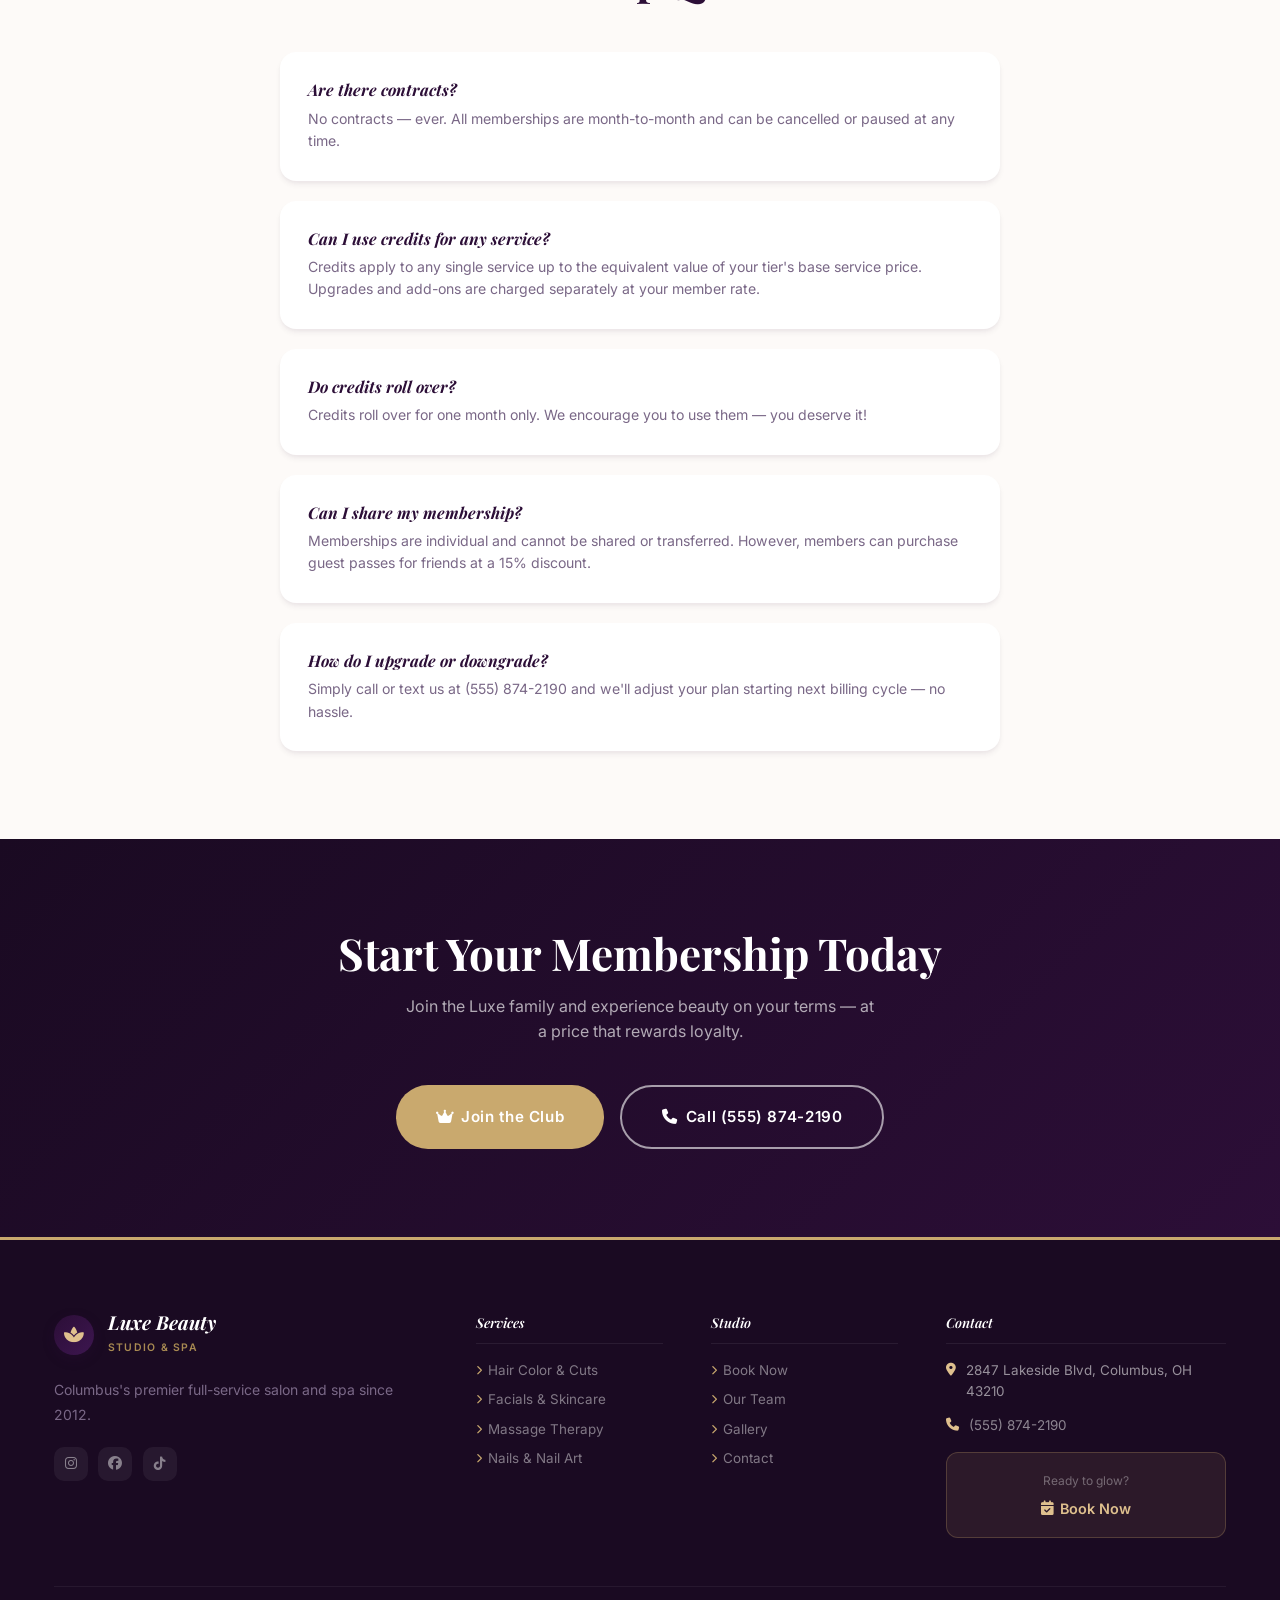
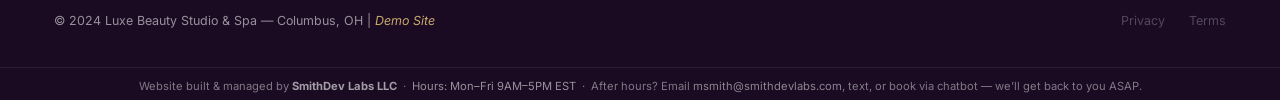
<file: membership.html>
<!DOCTYPE html>
<html lang="en">
<head>
  <meta charset="UTF-8" />
  <meta name="viewport" content="width=device-width, initial-scale=1.0" />
  <title>Membership Plans | Luxe Beauty Studio | Columbus, OH</title>
  <meta name="description" content="Join the Luxe Beauty Studio membership club. Essential $49/mo, Luxe $99/mo, VIP $189/mo. Save on every visit, enjoy priority booking, and exclusive member perks." />
  <link rel="stylesheet" href="css/style.css" />
  <link rel="stylesheet" href="https://cdnjs.cloudflare.com/ajax/libs/font-awesome/6.5.0/css/all.min.css" />
  <link rel="preconnect" href="https://fonts.googleapis.com" />
  <link rel="preconnect" href="https://fonts.gstatic.com" crossorigin />
  <link href="https://fonts.googleapis.com/css2?family=Playfair+Display:ital,wght@0,400;0,600;0,700;1,400;1,600&family=Inter:wght@400;500;600;700&display=swap" rel="stylesheet" />
</head>
<body>

  <div class="top-bar">
    <div class="container">
      <div class="top-bar-left">
        <div class="top-bar-item"><i class="fas fa-map-marker-alt"></i><span>2847 Lakeside Blvd, Columbus, OH 43210</span></div>
        <div class="top-bar-item"><i class="fas fa-clock"></i><span>Mon–Fri 9AM–8PM | Sat 8AM–7PM | Sun 10AM–5PM</span></div>
      </div>
      <div class="top-bar-right">
        <div class="top-bar-item"><i class="fas fa-star" style="color:#fbbf24"></i><span>4.9/5 Stars — 680+ Reviews</span></div>
        <div class="top-bar-item"><a href="tel:5558742190"><i class="fas fa-phone"></i> (555) 874-2190</a></div>
      </div>
    </div>
  </div>

  <nav class="navbar">
    <div class="container">
      <a href="index.html" class="nav-logo">
        <div class="logo-emblem"><i class="fas fa-spa" style="color:var(--gold-light)"></i></div>
        <div><div class="logo-text-main">Luxe Beauty</div><span class="logo-text-sub">Studio &amp; Spa</span></div>
      </a>
      <ul class="nav-links">
        <li><a href="index.html">Home</a></li>
        <li><a href="services.html">Services</a></li>
        <li><a href="stylists.html">Our Team</a></li>
        <li><a href="gallery.html">Gallery</a></li>
        <li><a href="membership.html" class="active">Memberships</a></li>
        <li><a href="contact.html">Contact</a></li>
        <li><a href="booking.html" class="nav-cta"><i class="fas fa-calendar-check"></i> Book Now</a></li>
      </ul>
      <button class="mobile-menu-btn" aria-label="Menu"><span></span><span></span><span></span></button>
    </div>
  </nav>

  <div class="page-hero">
    <div class="page-hero-bg" style="background-image:url('https://images.unsplash.com/photo-1560066984-138dadb4c035?auto=format&fit=crop&w=1920&q=80')"></div>
    <div class="page-hero-overlay"></div>
    <div class="container">
      <div class="breadcrumb"><a href="index.html">Home</a><span class="sep">/</span><span class="current">Memberships</span></div>
      <div class="section-label"><i class="fas fa-crown"></i> Exclusive Club</div>
      <h1>Luxe Membership Plans</h1>
      <p>Join hundreds of members who enjoy monthly savings, priority access, and VIP perks at Luxe Beauty Studio.</p>
    </div>
  </div>

  <!-- MEMBERSHIP PLANS -->
  <section style="background:var(--cream);">
    <div class="container text-center">
      <div class="section-label"><i class="fas fa-crown"></i> Choose Your Plan</div>
      <h2 class="section-title">Pick the Plan That Fits Your Life</h2>
      <p class="section-subtitle">All memberships are month-to-month with no contracts. Cancel any time. Memberships cannot be shared.</p>
      <div class="membership-grid">
        <div class="membership-card basic">
          <div class="membership-badge">Starter</div>
          <div class="membership-tier">Essential</div>
          <div class="membership-price">$49</div>
          <div class="membership-period">per month · billed monthly</div>
          <ul class="membership-features">
            <li><i class="fas fa-check-circle"></i> 1 service credit per month</li>
            <li><i class="fas fa-check-circle"></i> 10% off additional services</li>
            <li><i class="fas fa-check-circle"></i> 10% off retail products</li>
            <li><i class="fas fa-check-circle"></i> Monthly birthday reward</li>
            <li><i class="fas fa-check-circle"></i> SMS appointment reminders</li>
            <li><i class="fas fa-times-circle" style="color:var(--gray-300)"></i> Priority booking</li>
            <li><i class="fas fa-times-circle" style="color:var(--gray-300)"></i> Private suite access</li>
          </ul>
          <a href="contact.html" class="btn btn-outline-gold" style="width:100%; justify-content:center;">Join Essential</a>
          <p style="font-size:0.72rem; color:var(--gray-400); margin-top:0.875rem;">Credits roll over 1 month. No contracts.</p>
        </div>
        <div class="membership-card luxe">
          <div class="membership-badge">Most Popular</div>
          <div class="membership-tier">Luxe</div>
          <div class="membership-price">$99</div>
          <div class="membership-period">per month · billed monthly</div>
          <ul class="membership-features">
            <li><i class="fas fa-check-circle"></i> 2 service credits per month</li>
            <li><i class="fas fa-check-circle"></i> 15% off additional services</li>
            <li><i class="fas fa-check-circle"></i> 15% off retail products</li>
            <li><i class="fas fa-check-circle"></i> Priority booking (48-hr advance)</li>
            <li><i class="fas fa-check-circle"></i> Monthly birthday reward</li>
            <li><i class="fas fa-check-circle"></i> Free deep conditioning add-on</li>
            <li><i class="fas fa-check-circle"></i> Exclusive member events</li>
            <li><i class="fas fa-times-circle" style="color:rgba(255,255,255,0.2)"></i> Private suite access</li>
          </ul>
          <a href="contact.html" class="btn btn-gold" style="width:100%; justify-content:center;">Join Luxe</a>
          <p style="font-size:0.72rem; color:rgba(255,255,255,0.35); margin-top:0.875rem;">Credits roll over 1 month. No contracts.</p>
        </div>
        <div class="membership-card vip">
          <div class="membership-badge">Best Value</div>
          <div class="membership-tier">VIP</div>
          <div class="membership-price">$189</div>
          <div class="membership-period">per month · billed monthly</div>
          <ul class="membership-features">
            <li><i class="fas fa-check-circle"></i> 4 service credits per month</li>
            <li><i class="fas fa-check-circle"></i> 20% off all additional services</li>
            <li><i class="fas fa-check-circle"></i> 20% off all retail products</li>
            <li><i class="fas fa-check-circle"></i> First-available priority booking</li>
            <li><i class="fas fa-check-circle"></i> Private suite access</li>
            <li><i class="fas fa-check-circle"></i> Monthly complimentary product</li>
            <li><i class="fas fa-check-circle"></i> Quarterly complimentary upgrade</li>
            <li><i class="fas fa-check-circle"></i> Dedicated concierge line</li>
          </ul>
          <a href="contact.html" class="btn btn-gold" style="width:100%; justify-content:center;">Join VIP</a>
          <p style="font-size:0.72rem; color:rgba(255,255,255,0.3); margin-top:0.875rem;">Credits roll over 1 month. No contracts.</p>
        </div>
      </div>
    </div>
  </section>

  <!-- COMPARISON TABLE -->
  <section>
    <div class="container text-center">
      <div class="section-label"><i class="fas fa-table"></i> Side by Side</div>
      <h2 class="section-title">Full Plan Comparison</h2>
      <div style="overflow-x:auto; margin-top:2rem;">
        <table style="width:100%; border-collapse:collapse; text-align:left; font-size:0.88rem;">
          <thead>
            <tr style="background:var(--plum); color:white;">
              <th style="padding:1rem 1.25rem; border-radius:12px 0 0 0;">Feature</th>
              <th style="padding:1rem 1.25rem; text-align:center;">Essential <span style="font-size:0.72rem; opacity:0.6;">$49/mo</span></th>
              <th style="padding:1rem 1.25rem; text-align:center; background:var(--gold-dark);">Luxe <span style="font-size:0.72rem; opacity:0.7;">$99/mo</span></th>
              <th style="padding:1rem 1.25rem; text-align:center; border-radius:0 12px 0 0;">VIP <span style="font-size:0.72rem; opacity:0.6;">$189/mo</span></th>
            </tr>
          </thead>
          <tbody>
            <tr style="background:white;"><td style="padding:0.875rem 1.25rem; border-bottom:1px solid var(--gray-200); color:var(--plum); font-weight:600;">Monthly Service Credits</td><td style="padding:0.875rem 1.25rem; text-align:center; border-bottom:1px solid var(--gray-200);">1</td><td style="padding:0.875rem 1.25rem; text-align:center; border-bottom:1px solid var(--gray-200); background:#fdf0f0;">2</td><td style="padding:0.875rem 1.25rem; text-align:center; border-bottom:1px solid var(--gray-200);">4</td></tr>
            <tr style="background:var(--cream);"><td style="padding:0.875rem 1.25rem; border-bottom:1px solid var(--gray-200); color:var(--plum); font-weight:600;">Discount on Extra Services</td><td style="padding:0.875rem 1.25rem; text-align:center; border-bottom:1px solid var(--gray-200);">10%</td><td style="padding:0.875rem 1.25rem; text-align:center; border-bottom:1px solid var(--gray-200); background:#fdf0f0;">15%</td><td style="padding:0.875rem 1.25rem; text-align:center; border-bottom:1px solid var(--gray-200);">20%</td></tr>
            <tr style="background:white;"><td style="padding:0.875rem 1.25rem; border-bottom:1px solid var(--gray-200); color:var(--plum); font-weight:600;">Retail Product Discount</td><td style="padding:0.875rem 1.25rem; text-align:center; border-bottom:1px solid var(--gray-200);">10%</td><td style="padding:0.875rem 1.25rem; text-align:center; border-bottom:1px solid var(--gray-200); background:#fdf0f0;">15%</td><td style="padding:0.875rem 1.25rem; text-align:center; border-bottom:1px solid var(--gray-200);">20%</td></tr>
            <tr style="background:var(--cream);"><td style="padding:0.875rem 1.25rem; border-bottom:1px solid var(--gray-200); color:var(--plum); font-weight:600;">Priority Booking</td><td style="padding:0.875rem 1.25rem; text-align:center; border-bottom:1px solid var(--gray-200);">—</td><td style="padding:0.875rem 1.25rem; text-align:center; border-bottom:1px solid var(--gray-200); background:#fdf0f0;">✓ 48-hr advance</td><td style="padding:0.875rem 1.25rem; text-align:center; border-bottom:1px solid var(--gray-200);">✓ First available</td></tr>
            <tr style="background:white;"><td style="padding:0.875rem 1.25rem; border-bottom:1px solid var(--gray-200); color:var(--plum); font-weight:600;">Private Suite Access</td><td style="padding:0.875rem 1.25rem; text-align:center; border-bottom:1px solid var(--gray-200);">—</td><td style="padding:0.875rem 1.25rem; text-align:center; border-bottom:1px solid var(--gray-200); background:#fdf0f0;">—</td><td style="padding:0.875rem 1.25rem; text-align:center; border-bottom:1px solid var(--gray-200);">✓</td></tr>
            <tr style="background:var(--cream);"><td style="padding:0.875rem 1.25rem; border-bottom:1px solid var(--gray-200); color:var(--plum); font-weight:600;">Monthly Product Gift</td><td style="padding:0.875rem 1.25rem; text-align:center; border-bottom:1px solid var(--gray-200);">—</td><td style="padding:0.875rem 1.25rem; text-align:center; border-bottom:1px solid var(--gray-200); background:#fdf0f0;">—</td><td style="padding:0.875rem 1.25rem; text-align:center; border-bottom:1px solid var(--gray-200);">✓</td></tr>
            <tr style="background:white;"><td style="padding:0.875rem 1.25rem; color:var(--plum); font-weight:600;">Birthday Reward</td><td style="padding:0.875rem 1.25rem; text-align:center;">✓</td><td style="padding:0.875rem 1.25rem; text-align:center; background:#fdf0f0;">✓ Enhanced</td><td style="padding:0.875rem 1.25rem; text-align:center;">✓ Premium</td></tr>
          </tbody>
        </table>
      </div>
    </div>
  </section>

  <!-- LAPSED REACTIVATION DEMO -->
  <div class="automation-band">
    <div class="container text-center" style="margin-bottom:3rem;">
      <div class="section-label"><i class="fas fa-heart"></i> Member Retention</div>
      <h2 style="color:white; margin-bottom:0.5rem;">Automated Member Care</h2>
      <p style="color:rgba(255,255,255,0.55); max-width:540px; margin:0 auto;">We take care of our members even between appointments — with smart, personalized outreach that brings you back in feeling valued.</p>
    </div>
    <div class="container">
      <div class="automation-grid" style="max-width:900px; margin:0 auto;">
        <div class="auto-card">
          <div class="auto-card-icon"><i class="fas fa-bell"></i></div>
          <h3>Appointment Reminder</h3>
          <p>24 hours before every appointment, members get a personalized SMS reminder — reducing no-shows by 68%.</p>
          <div class="auto-card-preview">"Hi Sarah 💜 Just a reminder: Balayage with Sophia tomorrow at 2PM at Luxe Beauty. Reply C to confirm or call to reschedule."</div>
        </div>
        <div class="auto-card">
          <div class="auto-card-icon"><i class="fas fa-heart"></i></div>
          <h3>60-Day Reactivation</h3>
          <p>If a member hasn't booked in 60 days, we automatically send a "we miss you" email with an exclusive returning-member offer.</p>
          <div class="auto-card-preview">"Sarah, we miss you! 🌸 It's been a while — come back and enjoy 20% off your next visit. Your membership is waiting. Valid 14 days."</div>
        </div>
        <div class="auto-card">
          <div class="auto-card-icon"><i class="fas fa-star"></i></div>
          <h3>Post-Visit Review</h3>
          <p>24 hours after every appointment, members receive a review request via SMS + email — keeping our 4.9-star rating strong.</p>
          <div class="auto-card-preview">"Hope you're loving your new look, Sarah! ✨ Would you mind leaving us a quick Google review? It means the world: [Link]"</div>
        </div>
      </div>
    </div>
    <div class="container text-center" style="margin-top:3rem;">
      <button class="btn btn-gold btn-lg" onclick="window.openModal('lapsedModal')"><i class="fas fa-heart"></i> See Reactivation Email Demo</button>
    </div>
  </div>

  <!-- FAQ -->
  <section style="background:var(--cream);">
    <div class="container">
      <div class="text-center" style="margin-bottom:3rem;">
        <div class="section-label"><i class="fas fa-question-circle"></i> FAQ</div>
        <h2 class="section-title">Membership Questions</h2>
      </div>
      <div style="max-width:720px; margin:0 auto; display:flex; flex-direction:column; gap:1.25rem;">
        <div style="background:white; border-radius:16px; padding:1.75rem; box-shadow:var(--shadow);"><h3 style="font-size:1rem; color:var(--plum); margin-bottom:0.5rem; font-family:Playfair Display,serif; font-style:italic;">Are there contracts?</h3><p style="font-size:0.88rem;">No contracts — ever. All memberships are month-to-month and can be cancelled or paused at any time.</p></div>
        <div style="background:white; border-radius:16px; padding:1.75rem; box-shadow:var(--shadow);"><h3 style="font-size:1rem; color:var(--plum); margin-bottom:0.5rem; font-family:Playfair Display,serif; font-style:italic;">Can I use credits for any service?</h3><p style="font-size:0.88rem;">Credits apply to any single service up to the equivalent value of your tier's base service price. Upgrades and add-ons are charged separately at your member rate.</p></div>
        <div style="background:white; border-radius:16px; padding:1.75rem; box-shadow:var(--shadow);"><h3 style="font-size:1rem; color:var(--plum); margin-bottom:0.5rem; font-family:Playfair Display,serif; font-style:italic;">Do credits roll over?</h3><p style="font-size:0.88rem;">Credits roll over for one month only. We encourage you to use them — you deserve it!</p></div>
        <div style="background:white; border-radius:16px; padding:1.75rem; box-shadow:var(--shadow);"><h3 style="font-size:1rem; color:var(--plum); margin-bottom:0.5rem; font-family:Playfair Display,serif; font-style:italic;">Can I share my membership?</h3><p style="font-size:0.88rem;">Memberships are individual and cannot be shared or transferred. However, members can purchase guest passes for friends at a 15% discount.</p></div>
        <div style="background:white; border-radius:16px; padding:1.75rem; box-shadow:var(--shadow);"><h3 style="font-size:1rem; color:var(--plum); margin-bottom:0.5rem; font-family:Playfair Display,serif; font-style:italic;">How do I upgrade or downgrade?</h3><p style="font-size:0.88rem;">Simply call or text us at (555) 874-2190 and we'll adjust your plan starting next billing cycle — no hassle.</p></div>
      </div>
    </div>
  </section>

  <div class="cta-band">
    <div class="container">
      <h2>Start Your Membership Today</h2>
      <p>Join the Luxe family and experience beauty on your terms — at a price that rewards loyalty.</p>
      <div class="cta-buttons">
        <a href="contact.html" class="btn btn-gold btn-lg"><i class="fas fa-crown"></i> Join the Club</a>
        <a href="tel:5558742190" class="btn btn-outline btn-lg"><i class="fas fa-phone"></i> Call (555) 874-2190</a>
      </div>
    </div>
  </div>

  <footer class="footer">
    <div class="container">
      <div class="footer-grid">
        <div class="footer-brand"><div class="nav-logo" style="margin-bottom:1rem;"><div class="logo-emblem"><i class="fas fa-spa" style="color:var(--gold-light)"></i></div><div><div class="logo-text-main" style="color:white;">Luxe Beauty</div><span class="logo-text-sub">Studio &amp; Spa</span></div></div><p>Columbus's premier full-service salon and spa since 2012.</p><div class="footer-social"><a href="#" class="social-link"><i class="fab fa-instagram"></i></a><a href="#" class="social-link"><i class="fab fa-facebook"></i></a><a href="#" class="social-link"><i class="fab fa-tiktok"></i></a></div></div>
        <div class="footer-col"><h4>Services</h4><ul class="footer-links"><li><a href="services.html"><i class="fas fa-chevron-right"></i> Hair Color & Cuts</a></li><li><a href="services.html"><i class="fas fa-chevron-right"></i> Facials & Skincare</a></li><li><a href="services.html"><i class="fas fa-chevron-right"></i> Massage Therapy</a></li><li><a href="services.html"><i class="fas fa-chevron-right"></i> Nails & Nail Art</a></li></ul></div>
        <div class="footer-col"><h4>Studio</h4><ul class="footer-links"><li><a href="booking.html"><i class="fas fa-chevron-right"></i> Book Now</a></li><li><a href="stylists.html"><i class="fas fa-chevron-right"></i> Our Team</a></li><li><a href="gallery.html"><i class="fas fa-chevron-right"></i> Gallery</a></li><li><a href="contact.html"><i class="fas fa-chevron-right"></i> Contact</a></li></ul></div>
        <div class="footer-col"><h4>Contact</h4><div class="footer-contact-item"><i class="fas fa-map-marker-alt"></i><span>2847 Lakeside Blvd, Columbus, OH 43210</span></div><div class="footer-contact-item"><i class="fas fa-phone"></i><a href="tel:5558742190">(555) 874-2190</a></div><div class="footer-cta-box" style="margin-top:1rem;"><p>Ready to glow?</p><a href="booking.html"><i class="fas fa-calendar-check"></i> Book Now</a></div></div>
      </div>
    </div>
    <div class="container"><div class="footer-bottom"><span>© 2024 Luxe Beauty Studio &amp; Spa — Columbus, OH | <em>Demo Site</em></span><div class="footer-bottom-links"><a href="#">Privacy</a><a href="#">Terms</a></div></div></div>
    <div style="text-align:center;padding:10px 0 4px;font-size:0.7rem;color:rgba(255,255,255,0.45);border-top:1px solid rgba(255,255,255,0.08);margin-top:12px;">Website built &amp; managed by <strong style="color:rgba(255,255,255,0.6);">SmithDev Labs LLC</strong> &nbsp;&middot;&nbsp; <span style="color:rgba(255,255,255,0.55);">Hours: Mon&ndash;Fri 9AM&ndash;5PM EST</span> &nbsp;&middot;&nbsp; After hours? Email <a href="mailto:msmith@smithdevlabs.com" style="color:rgba(255,255,255,0.5);">msmith@smithdevlabs.com</a>, text, or book via chatbot &mdash; we&rsquo;ll get back to you ASAP.</div>
</footer>

  <!-- MODALS -->
  <div id="lapsedModal" class="modal-overlay">
    <div class="modal-card">
      <div class="modal-icon rose"><i class="fas fa-heart"></i></div>
      <h3>We Miss You, Beautiful!</h3>
      <p>This email + SMS is triggered automatically after 60 days of no booking activity.</p>
      <div class="sms-preview" style="background:#fdf4ff; border-color:#e9d5ff;">
        <i class="fas fa-envelope" style="color:#9333ea;"></i>
        <span>"Hi Sarah! 🌸 We noticed it's been a little while since your last visit to Luxe Beauty Studio — and we miss you!<br><br>As a special welcome-back gift, enjoy <strong>20% off your next service</strong>. Valid for the next 14 days.<br><br>Book online: [Booking Link]<br><br>Can't wait to see you! — Sophia &amp; the Luxe Team 💜"</span>
      </div>
      <button class="btn btn-rose" onclick="closeModal('lapsedModal')">Got It!</button>
    </div>
  </div>

  <button class="chatbot-toggle" aria-label="Chat with Aria"><i class="fas fa-spa"></i><div class="chatbot-badge" style="display:none;">1</div></button>
  <div class="chatbot-window">
    <div class="chatbot-header"><div class="chatbot-avatar">🌸</div><div class="chatbot-header-info"><h4>Aria — Beauty Concierge</h4><p><span class="online-dot"></span> Online now</p></div><button class="chatbot-close"><i class="fas fa-times"></i></button></div>
    <div class="chatbot-messages"></div>
    <div class="chatbot-quick-replies"></div>
    <div class="chatbot-input-area"><input class="chatbot-input" type="text" placeholder="Ask about memberships…" /><button class="chatbot-send"><i class="fas fa-paper-plane"></i></button></div>
  </div>

  <script src="js/main.js"></script>
</body>
</html>
</file>
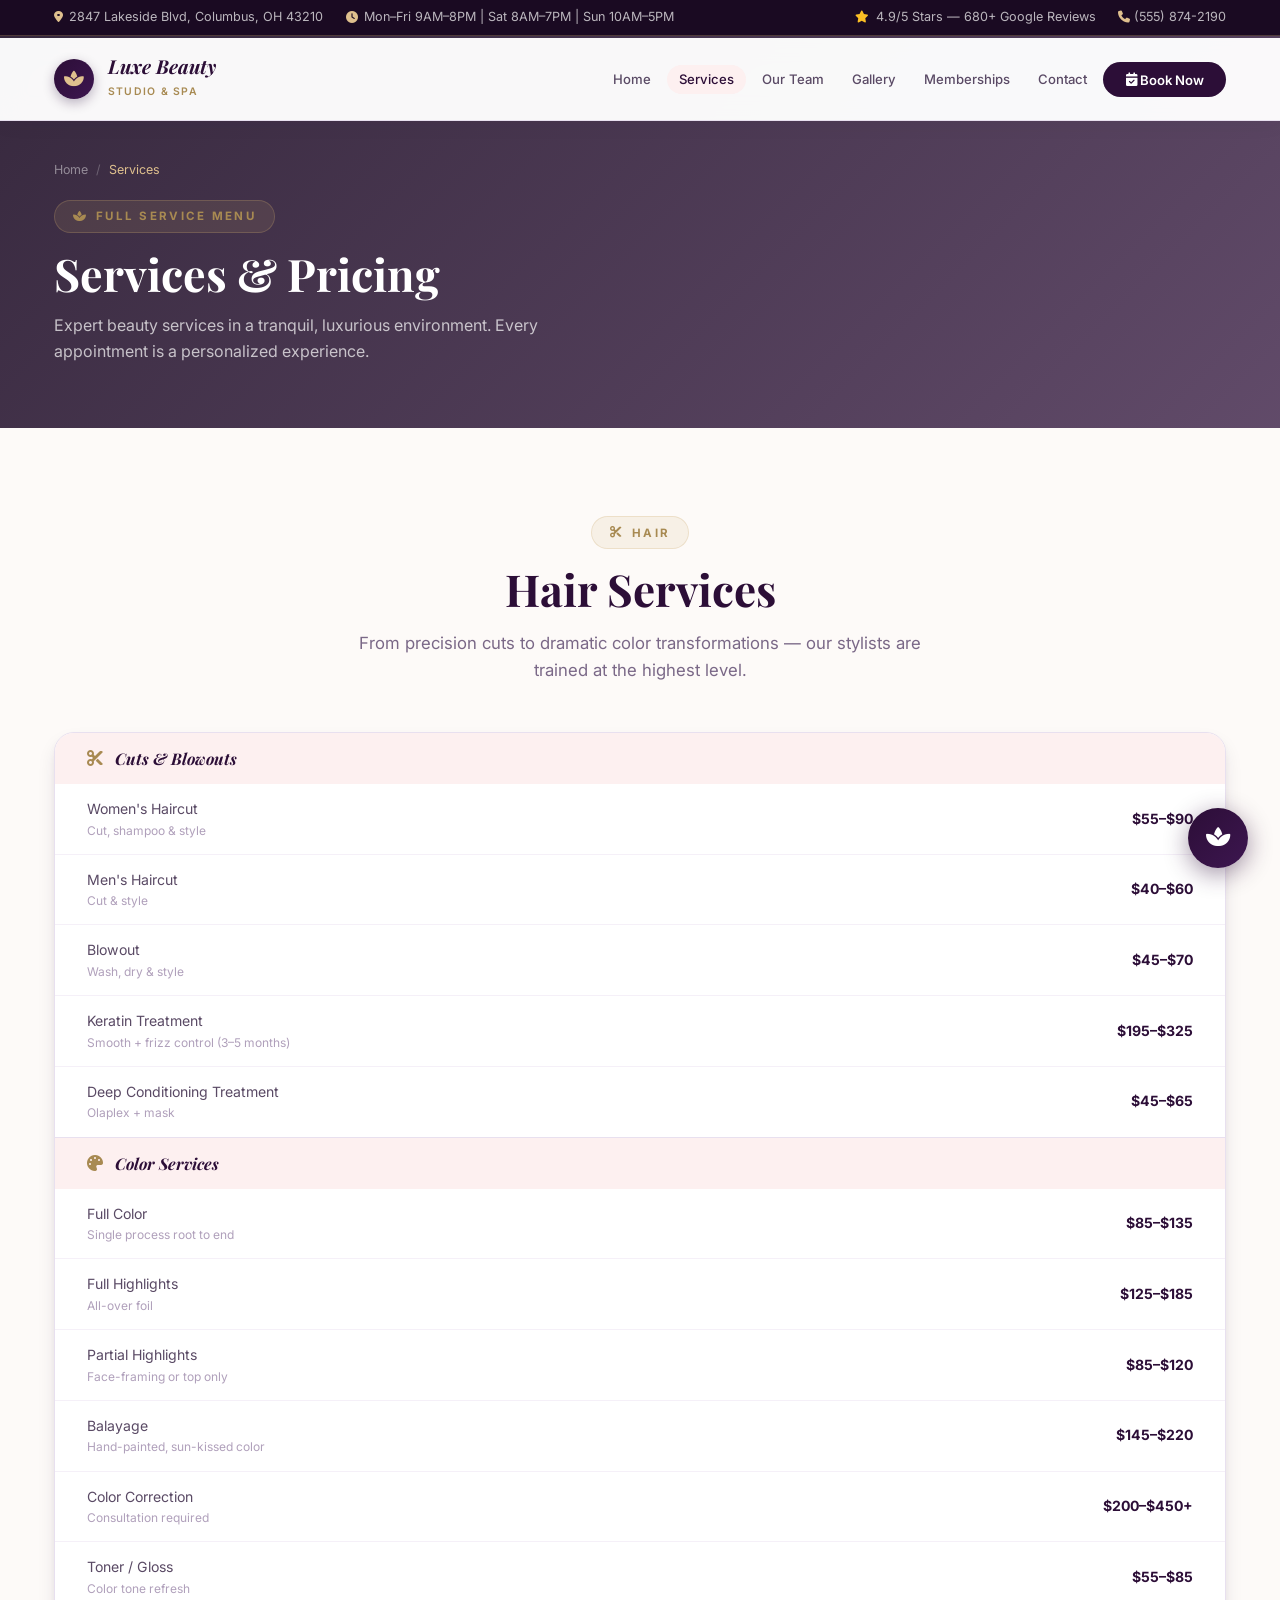
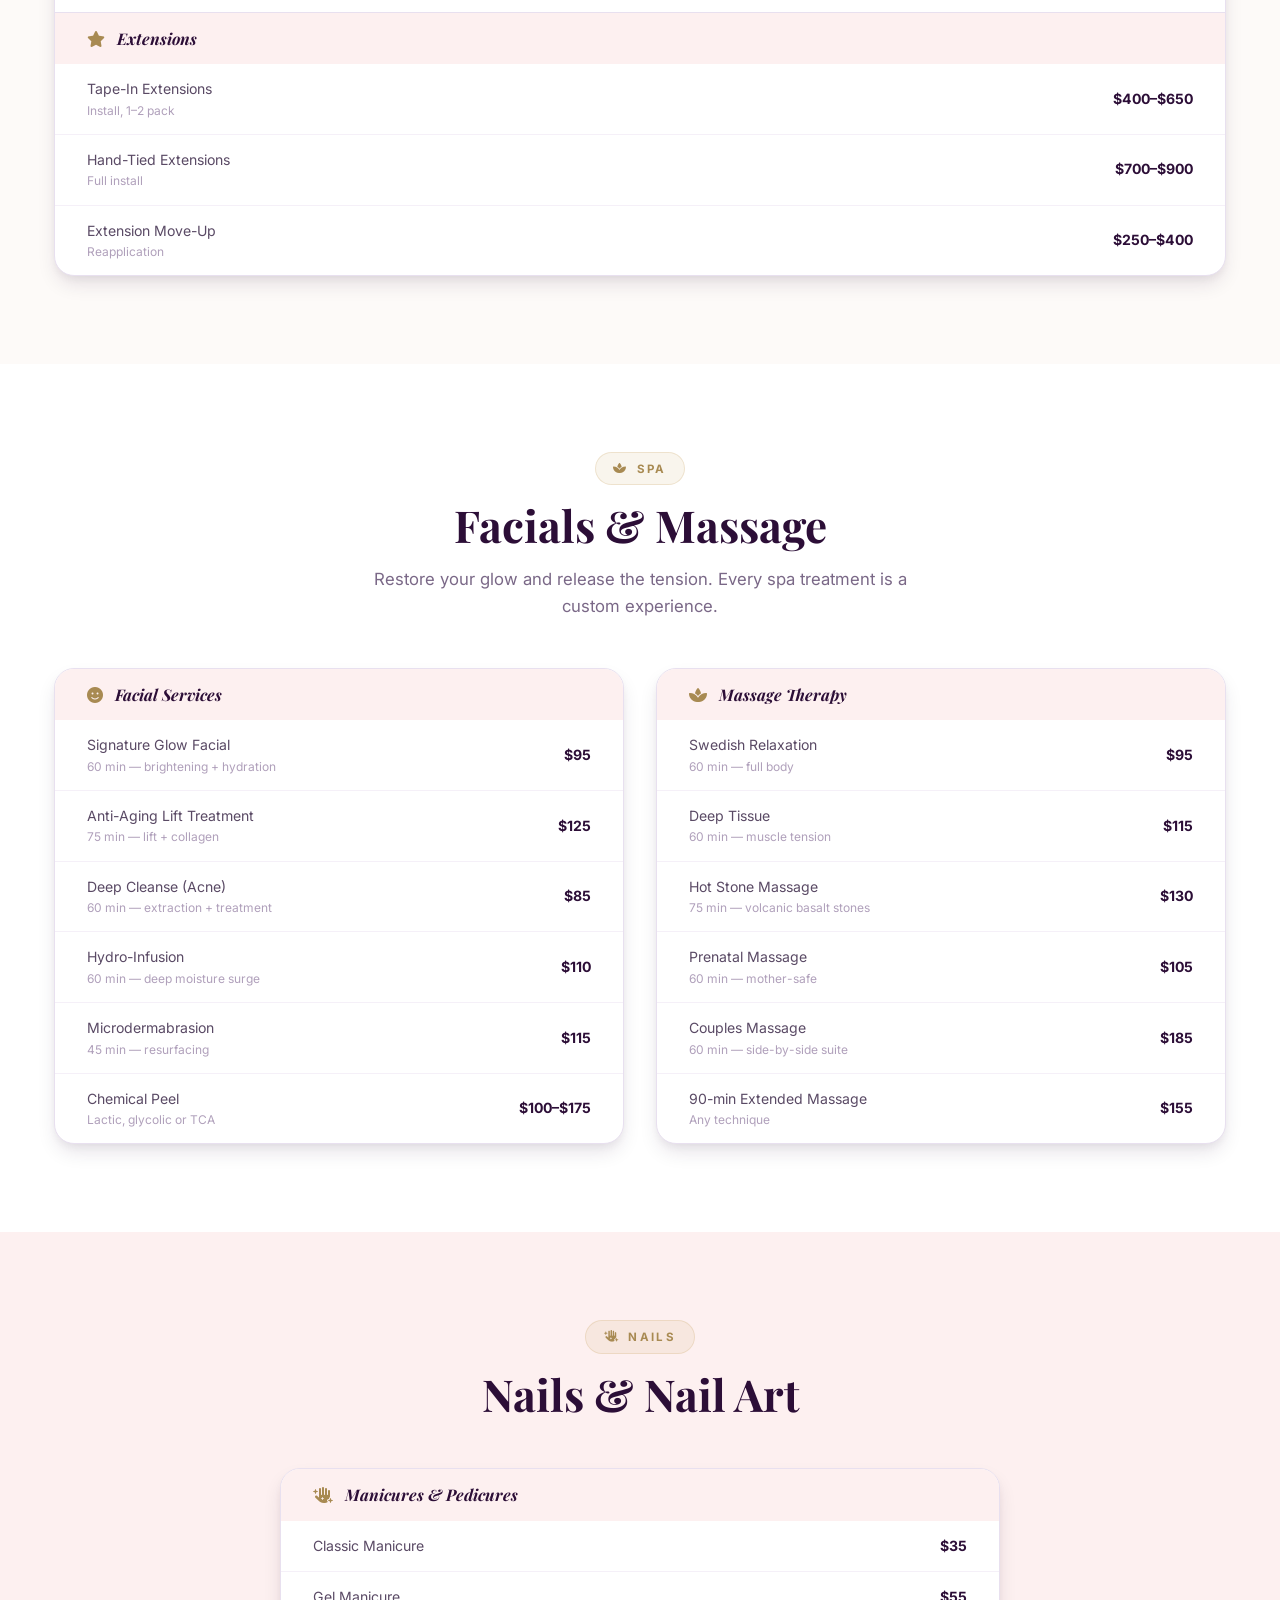
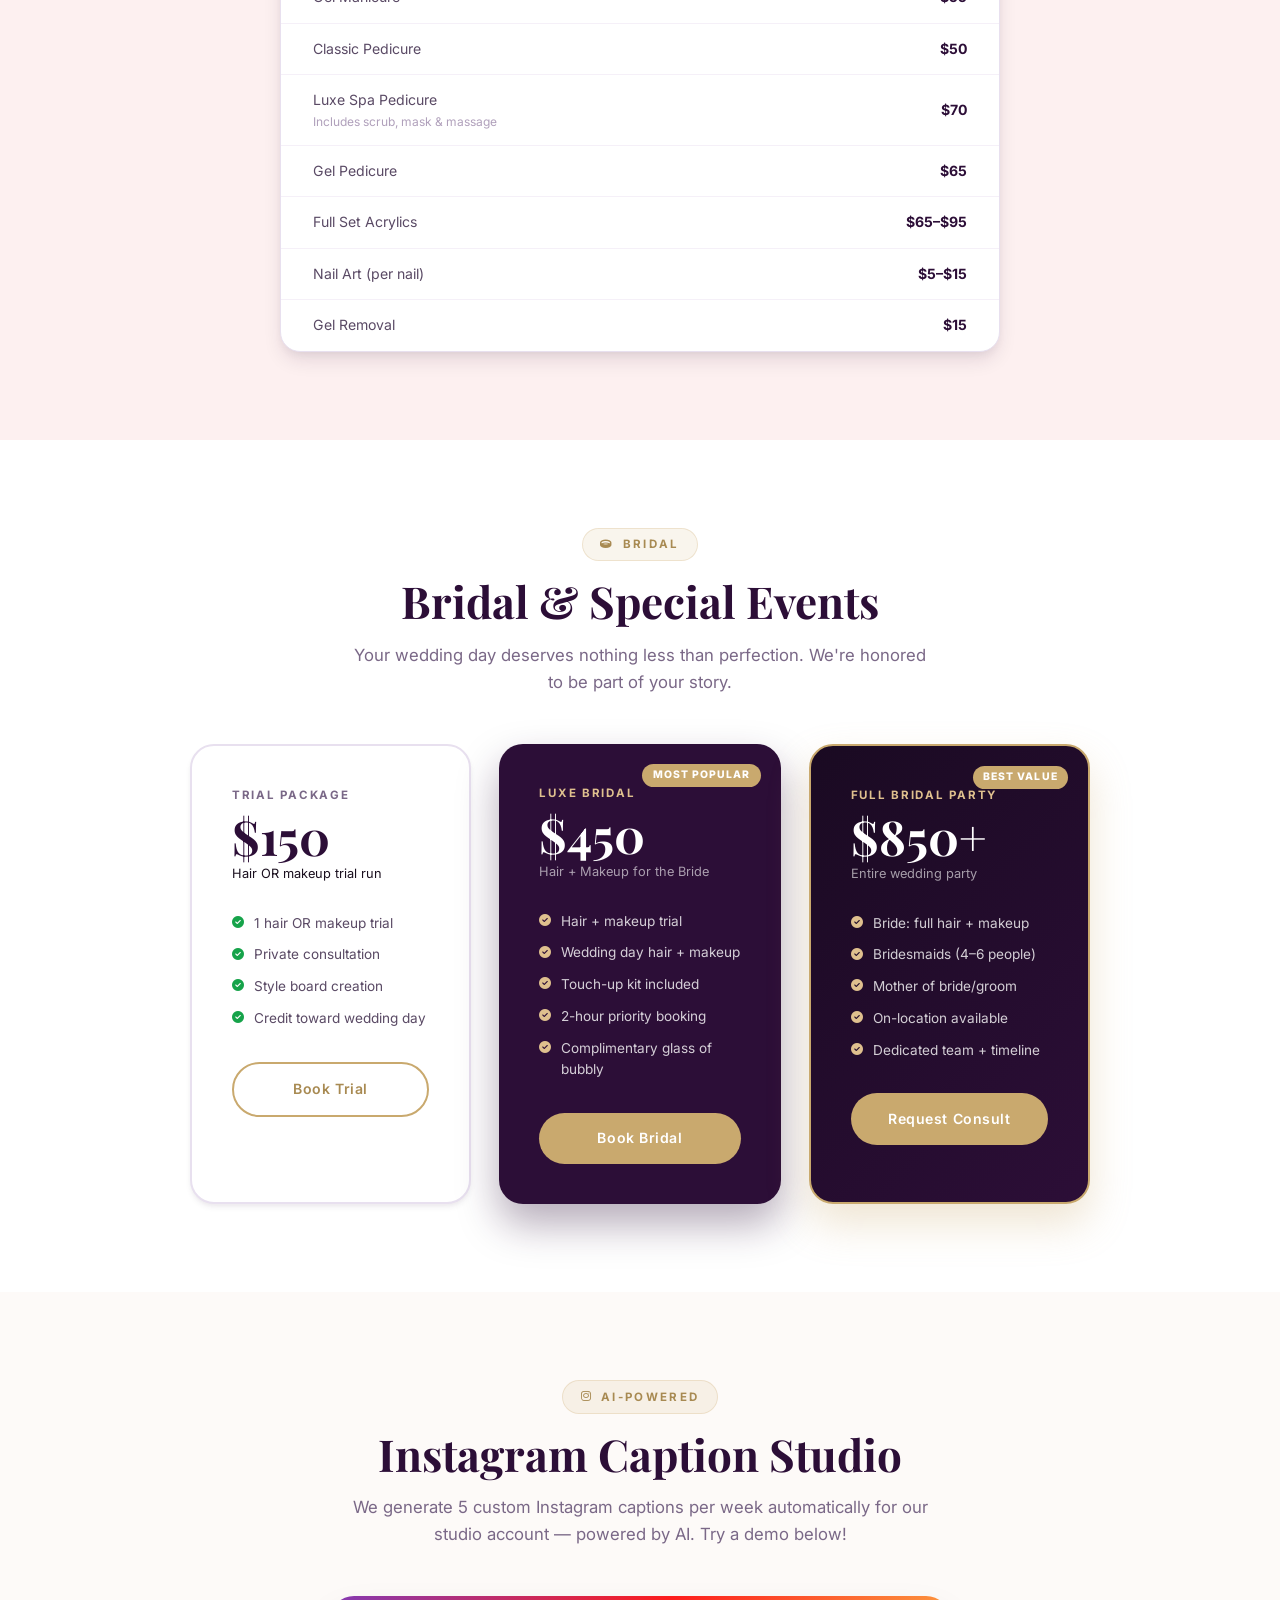
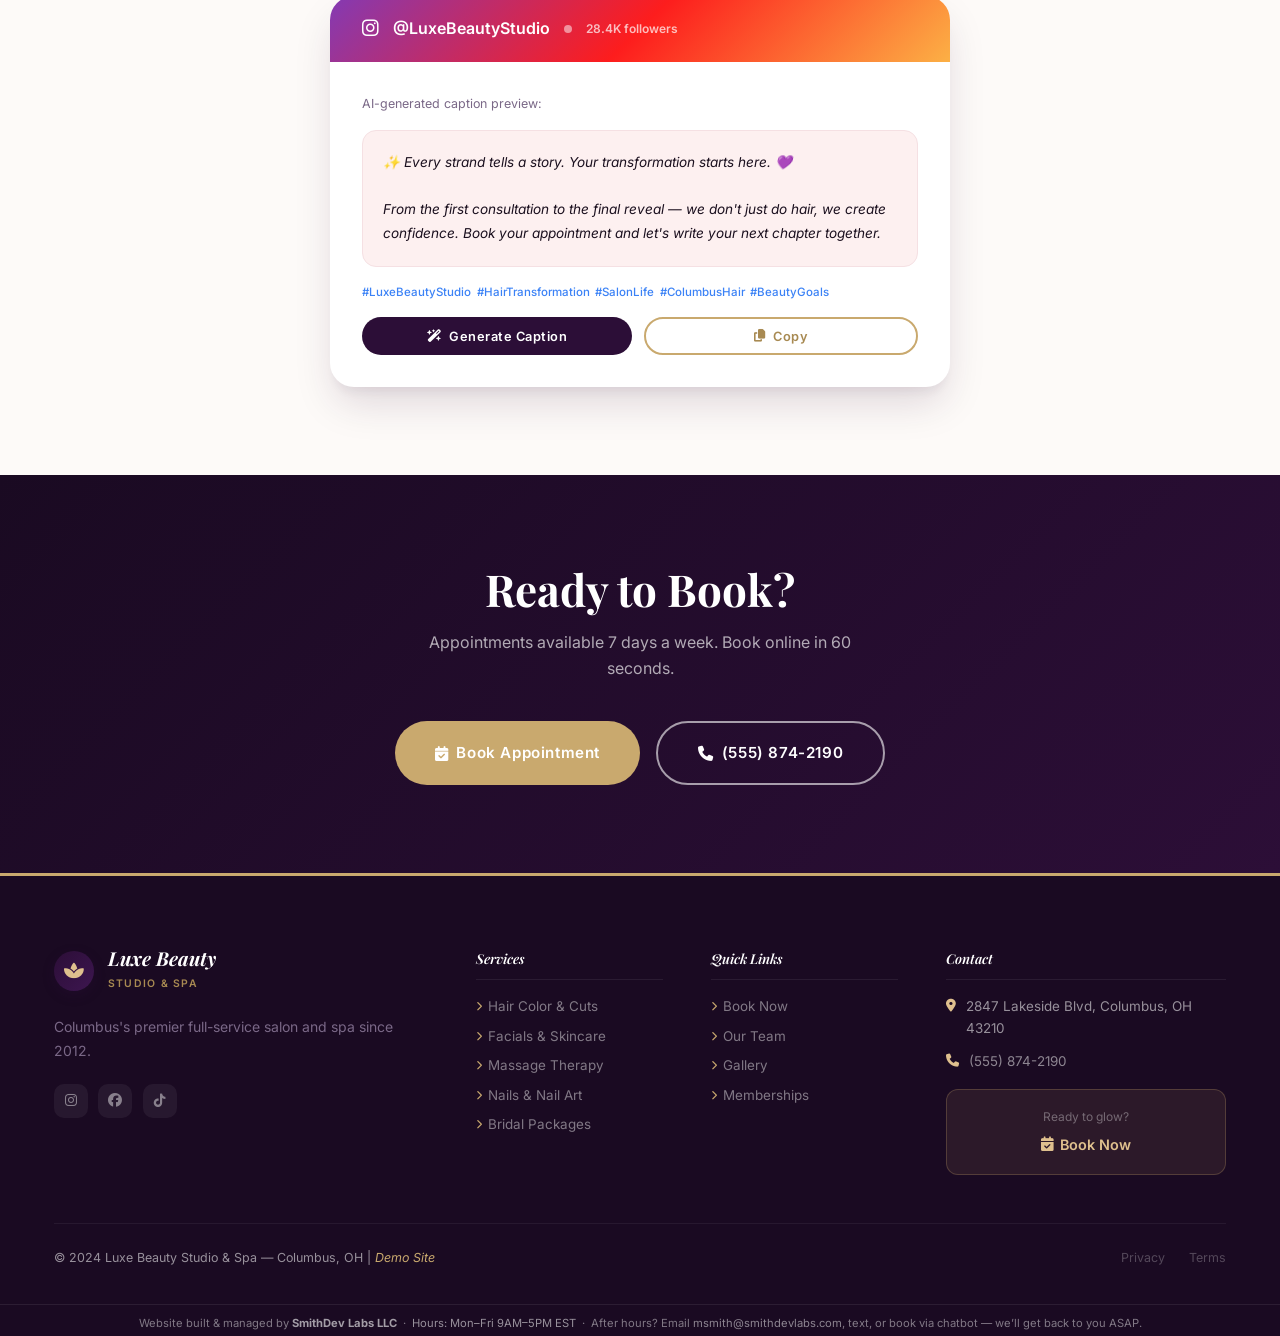
<file: services.html>
<!DOCTYPE html>
<html lang="en">
<head>
  <meta charset="UTF-8" />
  <meta name="viewport" content="width=device-width, initial-scale=1.0" />
  <title>Services & Pricing | Luxe Beauty Studio | Columbus, OH</title>
  <meta name="description" content="Full salon and spa menu at Luxe Beauty Studio — hair color, facials, massage, nails, bridal packages, and Instagram caption AI. Columbus, OH." />
  <link rel="stylesheet" href="css/style.css" />
  <link rel="stylesheet" href="https://cdnjs.cloudflare.com/ajax/libs/font-awesome/6.5.0/css/all.min.css" />
  <link rel="preconnect" href="https://fonts.googleapis.com" />
  <link rel="preconnect" href="https://fonts.gstatic.com" crossorigin />
  <link href="https://fonts.googleapis.com/css2?family=Playfair+Display:ital,wght@0,400;0,600;0,700;1,400;1,600&family=Inter:wght@400;500;600;700&display=swap" rel="stylesheet" />
</head>
<body>

  <div class="top-bar">
    <div class="container">
      <div class="top-bar-left">
        <div class="top-bar-item"><i class="fas fa-map-marker-alt"></i><span>2847 Lakeside Blvd, Columbus, OH 43210</span></div>
        <div class="top-bar-item"><i class="fas fa-clock"></i><span>Mon–Fri 9AM–8PM | Sat 8AM–7PM | Sun 10AM–5PM</span></div>
      </div>
      <div class="top-bar-right">
        <div class="top-bar-item"><i class="fas fa-star" style="color:#fbbf24"></i><span>4.9/5 Stars — 680+ Google Reviews</span></div>
        <div class="top-bar-item"><a href="tel:5558742190"><i class="fas fa-phone"></i> (555) 874-2190</a></div>
      </div>
    </div>
  </div>

  <nav class="navbar">
    <div class="container">
      <a href="index.html" class="nav-logo">
        <div class="logo-emblem"><i class="fas fa-spa" style="color:var(--gold-light)"></i></div>
        <div><div class="logo-text-main">Luxe Beauty</div><span class="logo-text-sub">Studio &amp; Spa</span></div>
      </a>
      <ul class="nav-links">
        <li><a href="index.html">Home</a></li>
        <li><a href="services.html" class="active">Services</a></li>
        <li><a href="stylists.html">Our Team</a></li>
        <li><a href="gallery.html">Gallery</a></li>
        <li><a href="membership.html">Memberships</a></li>
        <li><a href="contact.html">Contact</a></li>
        <li><a href="booking.html" class="nav-cta"><i class="fas fa-calendar-check"></i> Book Now</a></li>
      </ul>
      <button class="mobile-menu-btn" aria-label="Menu"><span></span><span></span><span></span></button>
    </div>
  </nav>

  <div class="page-hero">
    <div class="page-hero-bg" style="background-image:url('https://images.unsplash.com/photo-1522337360788-8b13dee7a37e?auto=format&fit=crop&w=1920&q=80')"></div>
    <div class="page-hero-overlay"></div>
    <div class="container">
      <div class="breadcrumb"><a href="index.html">Home</a><span class="sep">/</span><span class="current">Services</span></div>
      <div class="section-label"><i class="fas fa-spa"></i> Full Service Menu</div>
      <h1>Services &amp; Pricing</h1>
      <p>Expert beauty services in a tranquil, luxurious environment. Every appointment is a personalized experience.</p>
    </div>
  </div>

  <!-- HAIR SERVICES -->
  <section style="background:var(--cream);">
    <div class="container">
      <div class="text-center" style="margin-bottom:3rem;">
        <div class="section-label"><i class="fas fa-cut"></i> Hair</div>
        <h2 class="section-title">Hair Services</h2>
        <p class="section-subtitle">From precision cuts to dramatic color transformations — our stylists are trained at the highest level.</p>
      </div>
      <div class="price-table">
        <div class="price-category">
          <div class="price-cat-header"><i class="fas fa-cut"></i><h3>Cuts & Blowouts</h3></div>
          <div class="price-row"><div><div class="price-row-name">Women's Haircut</div><div class="price-row-desc">Cut, shampoo & style</div></div><div class="price-row-price">$55–$90</div></div>
          <div class="price-row"><div><div class="price-row-name">Men's Haircut</div><div class="price-row-desc">Cut & style</div></div><div class="price-row-price">$40–$60</div></div>
          <div class="price-row"><div><div class="price-row-name">Blowout</div><div class="price-row-desc">Wash, dry & style</div></div><div class="price-row-price">$45–$70</div></div>
          <div class="price-row"><div><div class="price-row-name">Keratin Treatment</div><div class="price-row-desc">Smooth + frizz control (3–5 months)</div></div><div class="price-row-price">$195–$325</div></div>
          <div class="price-row"><div><div class="price-row-name">Deep Conditioning Treatment</div><div class="price-row-desc">Olaplex + mask</div></div><div class="price-row-price">$45–$65</div></div>
        </div>
        <div class="price-category">
          <div class="price-cat-header"><i class="fas fa-palette"></i><h3>Color Services</h3></div>
          <div class="price-row"><div><div class="price-row-name">Full Color</div><div class="price-row-desc">Single process root to end</div></div><div class="price-row-price">$85–$135</div></div>
          <div class="price-row"><div><div class="price-row-name">Full Highlights</div><div class="price-row-desc">All-over foil</div></div><div class="price-row-price">$125–$185</div></div>
          <div class="price-row"><div><div class="price-row-name">Partial Highlights</div><div class="price-row-desc">Face-framing or top only</div></div><div class="price-row-price">$85–$120</div></div>
          <div class="price-row"><div><div class="price-row-name">Balayage</div><div class="price-row-desc">Hand-painted, sun-kissed color</div></div><div class="price-row-price">$145–$220</div></div>
          <div class="price-row"><div><div class="price-row-name">Color Correction</div><div class="price-row-desc">Consultation required</div></div><div class="price-row-price">$200–$450+</div></div>
          <div class="price-row"><div><div class="price-row-name">Toner / Gloss</div><div class="price-row-desc">Color tone refresh</div></div><div class="price-row-price">$55–$85</div></div>
        </div>
        <div class="price-category">
          <div class="price-cat-header"><i class="fas fa-star"></i><h3>Extensions</h3></div>
          <div class="price-row"><div><div class="price-row-name">Tape-In Extensions</div><div class="price-row-desc">Install, 1–2 pack</div></div><div class="price-row-price">$400–$650</div></div>
          <div class="price-row"><div><div class="price-row-name">Hand-Tied Extensions</div><div class="price-row-desc">Full install</div></div><div class="price-row-price">$700–$900</div></div>
          <div class="price-row"><div><div class="price-row-name">Extension Move-Up</div><div class="price-row-desc">Reapplication</div></div><div class="price-row-price">$250–$400</div></div>
        </div>
      </div>
    </div>
  </section>

  <!-- SPA SERVICES -->
  <section>
    <div class="container">
      <div class="text-center" style="margin-bottom:3rem;">
        <div class="section-label"><i class="fas fa-spa"></i> Spa</div>
        <h2 class="section-title">Facials &amp; Massage</h2>
        <p class="section-subtitle">Restore your glow and release the tension. Every spa treatment is a custom experience.</p>
      </div>
      <div style="display:grid; grid-template-columns:1fr 1fr; gap:2rem;">
        <div class="price-table">
          <div class="price-category">
            <div class="price-cat-header"><i class="fas fa-smile"></i><h3>Facial Services</h3></div>
            <div class="price-row"><div><div class="price-row-name">Signature Glow Facial</div><div class="price-row-desc">60 min — brightening + hydration</div></div><div class="price-row-price">$95</div></div>
            <div class="price-row"><div><div class="price-row-name">Anti-Aging Lift Treatment</div><div class="price-row-desc">75 min — lift + collagen</div></div><div class="price-row-price">$125</div></div>
            <div class="price-row"><div><div class="price-row-name">Deep Cleanse (Acne)</div><div class="price-row-desc">60 min — extraction + treatment</div></div><div class="price-row-price">$85</div></div>
            <div class="price-row"><div><div class="price-row-name">Hydro-Infusion</div><div class="price-row-desc">60 min — deep moisture surge</div></div><div class="price-row-price">$110</div></div>
            <div class="price-row"><div><div class="price-row-name">Microdermabrasion</div><div class="price-row-desc">45 min — resurfacing</div></div><div class="price-row-price">$115</div></div>
            <div class="price-row"><div><div class="price-row-name">Chemical Peel</div><div class="price-row-desc">Lactic, glycolic or TCA</div></div><div class="price-row-price">$100–$175</div></div>
          </div>
        </div>
        <div class="price-table">
          <div class="price-category">
            <div class="price-cat-header"><i class="fas fa-spa"></i><h3>Massage Therapy</h3></div>
            <div class="price-row"><div><div class="price-row-name">Swedish Relaxation</div><div class="price-row-desc">60 min — full body</div></div><div class="price-row-price">$95</div></div>
            <div class="price-row"><div><div class="price-row-name">Deep Tissue</div><div class="price-row-desc">60 min — muscle tension</div></div><div class="price-row-price">$115</div></div>
            <div class="price-row"><div><div class="price-row-name">Hot Stone Massage</div><div class="price-row-desc">75 min — volcanic basalt stones</div></div><div class="price-row-price">$130</div></div>
            <div class="price-row"><div><div class="price-row-name">Prenatal Massage</div><div class="price-row-desc">60 min — mother-safe</div></div><div class="price-row-price">$105</div></div>
            <div class="price-row"><div><div class="price-row-name">Couples Massage</div><div class="price-row-desc">60 min — side-by-side suite</div></div><div class="price-row-price">$185</div></div>
            <div class="price-row"><div><div class="price-row-name">90-min Extended Massage</div><div class="price-row-desc">Any technique</div></div><div class="price-row-price">$155</div></div>
          </div>
        </div>
      </div>
    </div>
  </section>

  <!-- NAILS -->
  <section style="background:var(--blush);">
    <div class="container">
      <div class="text-center" style="margin-bottom:3rem;">
        <div class="section-label"><i class="fas fa-hand-sparkles"></i> Nails</div>
        <h2 class="section-title">Nails &amp; Nail Art</h2>
      </div>
      <div class="price-table" style="max-width:720px; margin:0 auto;">
        <div class="price-category">
          <div class="price-cat-header"><i class="fas fa-hand-sparkles"></i><h3>Manicures &amp; Pedicures</h3></div>
          <div class="price-row"><div><div class="price-row-name">Classic Manicure</div></div><div class="price-row-price">$35</div></div>
          <div class="price-row"><div><div class="price-row-name">Gel Manicure</div></div><div class="price-row-price">$55</div></div>
          <div class="price-row"><div><div class="price-row-name">Classic Pedicure</div></div><div class="price-row-price">$50</div></div>
          <div class="price-row"><div><div class="price-row-name">Luxe Spa Pedicure</div><div class="price-row-desc">Includes scrub, mask & massage</div></div><div class="price-row-price">$70</div></div>
          <div class="price-row"><div><div class="price-row-name">Gel Pedicure</div></div><div class="price-row-price">$65</div></div>
          <div class="price-row"><div><div class="price-row-name">Full Set Acrylics</div></div><div class="price-row-price">$65–$95</div></div>
          <div class="price-row"><div><div class="price-row-name">Nail Art (per nail)</div></div><div class="price-row-price">$5–$15</div></div>
          <div class="price-row"><div><div class="price-row-name">Gel Removal</div></div><div class="price-row-price">$15</div></div>
        </div>
      </div>
    </div>
  </section>

  <!-- BRIDAL -->
  <section>
    <div class="container">
      <div class="text-center" style="margin-bottom:3rem;">
        <div class="section-label"><i class="fas fa-ring"></i> Bridal</div>
        <h2 class="section-title">Bridal &amp; Special Events</h2>
        <p class="section-subtitle">Your wedding day deserves nothing less than perfection. We're honored to be part of your story.</p>
      </div>
      <div class="membership-grid" style="max-width:900px; margin:0 auto;">
        <div class="membership-card basic">
          <div class="membership-tier">Trial Package</div>
          <div class="membership-price">$150</div>
          <div class="membership-period">Hair OR makeup trial run</div>
          <ul class="membership-features">
            <li><i class="fas fa-check-circle"></i> 1 hair OR makeup trial</li>
            <li><i class="fas fa-check-circle"></i> Private consultation</li>
            <li><i class="fas fa-check-circle"></i> Style board creation</li>
            <li><i class="fas fa-check-circle"></i> Credit toward wedding day</li>
          </ul>
          <a href="booking.html" class="btn btn-outline-gold" style="width:100%; justify-content:center;">Book Trial</a>
        </div>
        <div class="membership-card luxe">
          <div class="membership-badge">Most Popular</div>
          <div class="membership-tier">Luxe Bridal</div>
          <div class="membership-price">$450</div>
          <div class="membership-period">Hair + Makeup for the Bride</div>
          <ul class="membership-features">
            <li><i class="fas fa-check-circle"></i> Hair + makeup trial</li>
            <li><i class="fas fa-check-circle"></i> Wedding day hair + makeup</li>
            <li><i class="fas fa-check-circle"></i> Touch-up kit included</li>
            <li><i class="fas fa-check-circle"></i> 2-hour priority booking</li>
            <li><i class="fas fa-check-circle"></i> Complimentary glass of bubbly</li>
          </ul>
          <a href="booking.html" class="btn btn-gold" style="width:100%; justify-content:center;">Book Bridal</a>
        </div>
        <div class="membership-card vip">
          <div class="membership-badge">Best Value</div>
          <div class="membership-tier">Full Bridal Party</div>
          <div class="membership-price">$850+</div>
          <div class="membership-period">Entire wedding party</div>
          <ul class="membership-features">
            <li><i class="fas fa-check-circle"></i> Bride: full hair + makeup</li>
            <li><i class="fas fa-check-circle"></i> Bridesmaids (4–6 people)</li>
            <li><i class="fas fa-check-circle"></i> Mother of bride/groom</li>
            <li><i class="fas fa-check-circle"></i> On-location available</li>
            <li><i class="fas fa-check-circle"></i> Dedicated team + timeline</li>
          </ul>
          <a href="contact.html" class="btn btn-gold" style="width:100%; justify-content:center;">Request Consult</a>
        </div>
      </div>
    </div>
  </section>

  <!-- INSTAGRAM CAPTION STUDIO -->
  <section style="background:var(--cream);">
    <div class="container">
      <div class="text-center" style="margin-bottom:3rem;">
        <div class="section-label"><i class="fab fa-instagram"></i> AI-Powered</div>
        <h2 class="section-title">Instagram Caption Studio</h2>
        <p class="section-subtitle">We generate 5 custom Instagram captions per week automatically for our studio account — powered by AI. Try a demo below!</p>
      </div>
      <div class="caption-studio" style="max-width:620px; margin:0 auto;">
        <div class="caption-studio-header">
          <i class="fab fa-instagram"></i>
          <span>@LuxeBeautyStudio</span>
          <div class="caption-dot"></div>
          <span style="font-size:0.75rem; opacity:0.7;">28.4K followers</span>
        </div>
        <div class="caption-body">
          <p style="font-size:0.78rem; color:var(--gray-600); margin-bottom:1rem;">AI-generated caption preview:</p>
          <div class="caption-output" id="captionOutput">Loading first caption...</div>
          <div class="caption-tags" id="captionTags"></div>
          <div class="caption-actions">
            <button class="btn btn-primary" id="generateCaption"><i class="fas fa-wand-magic-sparkles"></i> Generate Caption</button>
            <button class="btn btn-outline-gold" id="copyCaption"><i class="fas fa-copy"></i> Copy</button>
          </div>
        </div>
      </div>
    </div>
  </section>

  <!-- CTA -->
  <div class="cta-band">
    <div class="container">
      <h2>Ready to Book?</h2>
      <p>Appointments available 7 days a week. Book online in 60 seconds.</p>
      <div class="cta-buttons">
        <a href="booking.html" class="btn btn-gold btn-lg"><i class="fas fa-calendar-check"></i> Book Appointment</a>
        <a href="tel:5558742190" class="btn btn-outline btn-lg"><i class="fas fa-phone"></i> (555) 874-2190</a>
      </div>
    </div>
  </div>

  <!-- FOOTER -->
  <footer class="footer">
    <div class="container">
      <div class="footer-grid">
        <div class="footer-brand">
          <div class="nav-logo" style="margin-bottom:1rem;">
            <div class="logo-emblem"><i class="fas fa-spa" style="color:var(--gold-light)"></i></div>
            <div><div class="logo-text-main" style="color:white;">Luxe Beauty</div><span class="logo-text-sub">Studio &amp; Spa</span></div>
          </div>
          <p>Columbus's premier full-service salon and spa since 2012.</p>
          <div class="footer-social">
            <a href="#" class="social-link"><i class="fab fa-instagram"></i></a>
            <a href="#" class="social-link"><i class="fab fa-facebook"></i></a>
            <a href="#" class="social-link"><i class="fab fa-tiktok"></i></a>
          </div>
        </div>
        <div class="footer-col">
          <h4>Services</h4>
          <ul class="footer-links">
            <li><a href="services.html"><i class="fas fa-chevron-right"></i> Hair Color & Cuts</a></li>
            <li><a href="services.html"><i class="fas fa-chevron-right"></i> Facials & Skincare</a></li>
            <li><a href="services.html"><i class="fas fa-chevron-right"></i> Massage Therapy</a></li>
            <li><a href="services.html"><i class="fas fa-chevron-right"></i> Nails & Nail Art</a></li>
            <li><a href="services.html"><i class="fas fa-chevron-right"></i> Bridal Packages</a></li>
          </ul>
        </div>
        <div class="footer-col">
          <h4>Quick Links</h4>
          <ul class="footer-links">
            <li><a href="booking.html"><i class="fas fa-chevron-right"></i> Book Now</a></li>
            <li><a href="stylists.html"><i class="fas fa-chevron-right"></i> Our Team</a></li>
            <li><a href="gallery.html"><i class="fas fa-chevron-right"></i> Gallery</a></li>
            <li><a href="membership.html"><i class="fas fa-chevron-right"></i> Memberships</a></li>
          </ul>
        </div>
        <div class="footer-col">
          <h4>Contact</h4>
          <div class="footer-contact-item"><i class="fas fa-map-marker-alt"></i><span>2847 Lakeside Blvd, Columbus, OH 43210</span></div>
          <div class="footer-contact-item"><i class="fas fa-phone"></i><a href="tel:5558742190">(555) 874-2190</a></div>
          <div class="footer-cta-box" style="margin-top:1rem;"><p>Ready to glow?</p><a href="booking.html"><i class="fas fa-calendar-check"></i> Book Now</a></div>
        </div>
      </div>
    </div>
    <div class="container">
      <div class="footer-bottom">
        <span>© 2024 Luxe Beauty Studio &amp; Spa — Columbus, OH | <em>Demo Site</em></span>
        <div class="footer-bottom-links"><a href="#">Privacy</a><a href="#">Terms</a></div>
      </div>
    </div>
    <div style="text-align:center;padding:10px 0 4px;font-size:0.7rem;color:rgba(255,255,255,0.45);border-top:1px solid rgba(255,255,255,0.08);margin-top:12px;">Website built &amp; managed by <strong style="color:rgba(255,255,255,0.6);">SmithDev Labs LLC</strong> &nbsp;&middot;&nbsp; <span style="color:rgba(255,255,255,0.55);">Hours: Mon&ndash;Fri 9AM&ndash;5PM EST</span> &nbsp;&middot;&nbsp; After hours? Email <a href="mailto:msmith@smithdevlabs.com" style="color:rgba(255,255,255,0.5);">msmith@smithdevlabs.com</a>, text, or book via chatbot &mdash; we&rsquo;ll get back to you ASAP.</div>
</footer>

  <!-- CHATBOT -->
  <button class="chatbot-toggle" aria-label="Chat with Aria">
    <i class="fas fa-spa"></i>
    <div class="chatbot-badge" style="display:none;">1</div>
  </button>
  <div class="chatbot-window">
    <div class="chatbot-header">
      <div class="chatbot-avatar">🌸</div>
      <div class="chatbot-header-info">
        <h4>Aria — Beauty Concierge</h4>
        <p><span class="online-dot"></span> Online now · Luxe Beauty Studio</p>
      </div>
      <button class="chatbot-close"><i class="fas fa-times"></i></button>
    </div>
    <div class="chatbot-messages"></div>
    <div class="chatbot-quick-replies"></div>
    <div class="chatbot-input-area">
      <input class="chatbot-input" type="text" placeholder="Ask about services, pricing…" />
      <button class="chatbot-send"><i class="fas fa-paper-plane"></i></button>
    </div>
  </div>

  <script src="js/main.js"></script>
</body>
</html>
</file>
<file: css/style.css>
/* Luxe Beauty Studio — Main Stylesheet */

:root {
  --plum: #2c0e37;
  --plum-dark: #1a0a22;
  --plum-light: #3d1650;
  --gold: #c9a96e;
  --gold-light: #dfc08e;
  --gold-dark: #a88a52;
  --rose: #e8b4b8;
  --rose-dark: #c9898f;
  --blush: #fdf0f0;
  --blush-dark: #f5e0e3;
  --cream: #fdfaf8;
  --cream-dark: #f5f0eb;
  --white: #ffffff;
  --dark: #1a0f1e;
  --gray-800: #3d2e47;
  --gray-700: #5a4a65;
  --gray-600: #7a6887;
  --gray-400: #b0a0bb;
  --gray-200: #e8e0ef;
  --gray-100: #f5f0f8;
  --green: #16a34a;
  --shadow: 0 4px 6px -1px rgba(44,14,55,0.07), 0 2px 4px -1px rgba(44,14,55,0.04);
  --shadow-lg: 0 10px 20px -3px rgba(44,14,55,0.12), 0 4px 8px -2px rgba(44,14,55,0.06);
  --shadow-xl: 0 20px 40px -5px rgba(44,14,55,0.15), 0 10px 10px -5px rgba(44,14,55,0.06);
  --shadow-rose: 0 8px 24px rgba(201,169,110,0.3);
}

* { margin: 0; padding: 0; box-sizing: border-box; }
html { scroll-behavior: smooth; }
body { font-family: 'Inter', sans-serif; color: var(--dark); line-height: 1.6; background: var(--white); }
h1,h2,h3 { font-family: 'Playfair Display', serif; font-weight: 700; line-height: 1.2; }
h4,h5 { font-weight: 600; }
h1 { font-size: clamp(2.2rem, 5vw, 3.8rem); }
h2 { font-size: clamp(1.75rem, 4vw, 2.75rem); }
h3 { font-size: clamp(1.1rem, 2.5vw, 1.5rem); }
p { color: var(--gray-600); }
a { text-decoration: none; color: inherit; }
em { font-style: italic; color: var(--gold); }
.text-center { text-align: center; }
.container { max-width: 1220px; margin: 0 auto; padding: 0 1.5rem; }
section { padding: 5.5rem 0; }

.section-label {
  display: inline-flex; align-items: center; gap: 0.5rem;
  background: rgba(201,169,110,0.12); color: var(--gold-dark);
  font-size: 0.72rem; font-weight: 700; letter-spacing: 0.2em; text-transform: uppercase;
  padding: 0.4rem 1.1rem; border-radius: 999px; margin-bottom: 0.875rem;
  border: 1px solid rgba(201,169,110,0.25);
}
.section-title { margin-bottom: 0.875rem; color: var(--plum); }
.section-subtitle { font-size: 1.05rem; color: var(--gray-600); max-width: 580px; margin: 0 auto 3rem; }

/* ===== BUTTONS ===== */
.btn {
  display: inline-flex; align-items: center; gap: 0.5rem;
  padding: 0.9rem 2rem; border-radius: 999px;
  font-weight: 600; font-size: 0.88rem; cursor: pointer; letter-spacing: 0.04em;
  transition: all 0.25s ease; border: none; font-family: 'Inter', sans-serif;
}
.btn-primary { background: var(--plum); color: white; }
.btn-primary:hover { background: var(--plum-dark); transform: translateY(-2px); box-shadow: var(--shadow-lg); }
.btn-gold { background: var(--gold); color: white; }
.btn-gold:hover { background: var(--gold-dark); transform: translateY(-2px); box-shadow: var(--shadow-rose); }
.btn-outline { background: transparent; color: white; border: 2px solid rgba(255,255,255,0.6); }
.btn-outline:hover { background: white; color: var(--plum); border-color: white; }
.btn-outline-gold { background: transparent; color: var(--gold-dark); border: 2px solid var(--gold); }
.btn-outline-gold:hover { background: var(--gold); color: white; }
.btn-rose { background: var(--rose-dark); color: white; }
.btn-rose:hover { background: #b5757b; transform: translateY(-2px); }
.btn-green { background: var(--green); color: white; }
.btn-green:hover { background: #15803d; transform: translateY(-2px); }
.btn-lg { padding: 1.1rem 2.5rem; font-size: 0.95rem; }
.btn-sm { padding: 0.5rem 1.25rem; font-size: 0.78rem; }

/* ===== TOP BAR ===== */
.top-bar {
  position: fixed; top: 0; width: 100%; z-index: 1001;
  background: var(--plum-dark); padding: 0.45rem 0;
  font-size: 0.79rem; color: rgba(255,255,255,0.7);
  border-bottom: 1px solid rgba(201,169,110,0.3);
}
.top-bar .container { display: flex; justify-content: space-between; align-items: center; flex-wrap: wrap; gap: 0.4rem; }
.top-bar-left, .top-bar-right { display: flex; align-items: center; gap: 1.4rem; }
.top-bar-item { display: flex; align-items: center; gap: 0.4rem; }
.top-bar-item i { color: var(--gold-light); font-size: 0.75rem; }
.top-bar-item a { color: rgba(255,255,255,0.7); transition: color 0.2s; }
.top-bar-item a:hover { color: var(--gold-light); }

/* ===== NAVBAR ===== */
.navbar {
  position: fixed; top: 38px; width: 100%; z-index: 1000;
  background: rgba(255,255,255,0.97); backdrop-filter: blur(12px);
  padding: 1.1rem 0; border-bottom: 1px solid var(--gray-200);
  box-shadow: 0 2px 20px rgba(44,14,55,0.06);
  transition: all 0.3s ease;
}
.navbar.scrolled { padding: 0.75rem 0; }
.navbar .container { display: flex; align-items: center; justify-content: space-between; }
.nav-logo { display: flex; align-items: center; gap: 0.875rem; }
.logo-emblem {
  width: 40px; height: 40px; background: linear-gradient(135deg, var(--plum) 0%, var(--plum-light) 100%);
  border-radius: 50%; display: flex; align-items: center; justify-content: center;
  font-size: 1.1rem; flex-shrink: 0; box-shadow: 0 4px 12px rgba(44,14,55,0.3);
}
.logo-text-main { font-family: 'Playfair Display', serif; font-weight: 700; font-size: 1.2rem; color: var(--plum); line-height: 1.1; font-style: italic; }
.logo-text-sub { font-size: 0.65rem; color: var(--gold-dark); font-weight: 600; letter-spacing: 0.12em; text-transform: uppercase; }
.nav-links { list-style: none; display: flex; align-items: center; gap: 0.25rem; }
.nav-links a { font-size: 0.82rem; font-weight: 500; color: var(--gray-700); padding: 0.4rem 0.75rem; border-radius: 999px; transition: all 0.2s; }
.nav-links a:hover, .nav-links a.active { color: var(--plum); background: var(--blush); }
.nav-links .nav-cta { background: var(--plum); color: white !important; padding: 0.6rem 1.4rem; font-weight: 600; }
.nav-links .nav-cta:hover { background: var(--plum-dark); transform: translateY(-1px); }
.mobile-menu-btn { display: none; flex-direction: column; gap: 5px; background: none; border: none; cursor: pointer; padding: 4px; }
.mobile-menu-btn span { display: block; width: 24px; height: 2px; background: var(--plum); transition: all 0.3s; border-radius: 2px; }

/* ===== HERO ===== */
.hero {
  position: relative; min-height: 100vh;
  display: flex; align-items: center;
  padding-top: 10rem; padding-bottom: 5rem; overflow: hidden;
}
.hero-bg { position: absolute; inset: 0; background-size: cover; background-position: center; z-index: 0; }
.hero-overlay { position: absolute; inset: 0; background: linear-gradient(135deg, rgba(26,10,34,0.88) 0%, rgba(44,14,55,0.75) 55%, rgba(201,169,110,0.12) 100%); z-index: 1; }
.hero-content { position: relative; z-index: 2; max-width: 720px; }
.hero-eyebrow { display: flex; align-items: center; gap: 0.875rem; margin-bottom: 1.5rem; }
.hero-eyebrow-line { width: 40px; height: 1px; background: var(--gold); }
.hero-eyebrow span { color: var(--gold-light); font-size: 0.75rem; font-weight: 600; letter-spacing: 0.2em; text-transform: uppercase; }
.hero h1 { color: white; margin-bottom: 1.25rem; }
.hero h1 em { color: var(--gold-light); }
.hero-desc { font-size: 1.05rem; color: rgba(255,255,255,0.72); max-width: 520px; margin-bottom: 2.5rem; line-height: 1.8; }
.hero-buttons { display: flex; gap: 1rem; flex-wrap: wrap; margin-bottom: 3.5rem; }
.hero-trust { display: flex; gap: 2rem; flex-wrap: wrap; }
.hero-trust-item { display: flex; align-items: center; gap: 0.5rem; color: rgba(255,255,255,0.6); font-size: 0.8rem; }
.hero-trust-item i { color: var(--gold-light); }

/* ===== PAGE HERO ===== */
.page-hero { position: relative; padding: 10rem 0 4rem; overflow: hidden; }
.page-hero-bg { position: absolute; inset: 0; background-size: cover; background-position: center; z-index: 0; }
.page-hero-overlay { position: absolute; inset: 0; background: linear-gradient(135deg, rgba(26,10,34,0.88) 0%, rgba(44,14,55,0.75) 100%); z-index: 1; }
.page-hero .container { position: relative; z-index: 2; }
.page-hero h1 { color: white; margin-bottom: 0.75rem; font-size: clamp(1.8rem, 4vw, 2.8rem); }
.page-hero p { color: rgba(255,255,255,0.7); font-size: 1rem; max-width: 540px; }
.breadcrumb { display: flex; align-items: center; gap: 0.5rem; font-size: 0.78rem; color: rgba(255,255,255,0.45); margin-bottom: 1.25rem; }
.breadcrumb a { color: rgba(255,255,255,0.45); transition: color 0.2s; }
.breadcrumb a:hover { color: var(--gold-light); }
.breadcrumb .sep { color: rgba(255,255,255,0.25); }
.breadcrumb .current { color: var(--gold-light); }

/* ===== SERVICE CARDS ===== */
.services-grid { display: grid; grid-template-columns: repeat(3, 1fr); gap: 1.75rem; }
.service-card {
  background: white; border-radius: 20px; padding: 2.25rem;
  box-shadow: var(--shadow); border: 1px solid var(--gray-200);
  transition: all 0.3s ease; position: relative; overflow: hidden;
}
.service-card::after { content: ''; position: absolute; bottom: 0; left: 0; right: 0; height: 3px; background: linear-gradient(90deg, var(--rose), var(--gold)); opacity: 0; transition: opacity 0.3s; }
.service-card:hover { transform: translateY(-5px); box-shadow: var(--shadow-xl); border-color: transparent; }
.service-card:hover::after { opacity: 1; }
.service-icon { width: 52px; height: 52px; background: var(--blush); border-radius: 14px; display: flex; align-items: center; justify-content: center; font-size: 1.25rem; margin-bottom: 1.25rem; }
.service-card h3 { font-size: 1.05rem; color: var(--plum); margin-bottom: 0.5rem; }
.service-card p { font-size: 0.875rem; line-height: 1.7; }
.service-card .price-range { font-size: 0.78rem; font-weight: 700; color: var(--gold-dark); margin-top: 0.875rem; }
.service-card .card-link { display: inline-flex; align-items: center; gap: 0.4rem; color: var(--plum); font-size: 0.8rem; font-weight: 600; margin-top: 1rem; transition: gap 0.2s; }
.service-card .card-link:hover { gap: 0.65rem; color: var(--gold-dark); }

/* ===== PRICING TABLE ===== */
.price-table { background: white; border-radius: 20px; box-shadow: var(--shadow-lg); overflow: hidden; border: 1px solid var(--gray-200); }
.price-category { border-bottom: 1px solid var(--gray-200); }
.price-category:last-child { border: none; }
.price-cat-header { background: var(--blush); padding: 1rem 2rem; display: flex; align-items: center; gap: 0.75rem; }
.price-cat-header i { color: var(--gold-dark); }
.price-cat-header h3 { font-size: 1rem; color: var(--plum); font-family: 'Playfair Display', serif; font-style: italic; }
.price-row { display: flex; justify-content: space-between; align-items: center; padding: 0.875rem 2rem; border-bottom: 1px solid var(--gray-100); }
.price-row:last-child { border: none; }
.price-row-name { font-size: 0.88rem; color: var(--gray-700); }
.price-row-desc { font-size: 0.75rem; color: var(--gray-400); }
.price-row-price { font-weight: 700; color: var(--plum); font-size: 0.88rem; white-space: nowrap; }

/* ===== BOOKING FORM ===== */
.booking-section { background: var(--blush); }
.booking-grid { display: grid; grid-template-columns: 1.5fr 1fr; gap: 4rem; align-items: start; }
.booking-form-card { background: white; border-radius: 24px; padding: 3rem; box-shadow: var(--shadow-xl); }
.booking-form-card h2 { color: var(--plum); margin-bottom: 0.5rem; }
.booking-form-card > p { margin-bottom: 2rem; }
.booking-sidebar {}
.book-sidebar-card { background: var(--plum); border-radius: 20px; padding: 2rem; color: white; margin-bottom: 1.25rem; }
.book-sidebar-card h3 { color: white; font-family: 'Playfair Display', serif; margin-bottom: 1rem; font-style: italic; }
.book-feature { display: flex; gap: 0.75rem; align-items: flex-start; margin-bottom: 0.875rem; font-size: 0.85rem; color: rgba(255,255,255,0.75); }
.book-feature:last-child { margin: 0; }
.book-feature i { color: var(--gold-light); flex-shrink: 0; margin-top: 0.15rem; }

/* ===== APPOINTMENT SEQUENCE ===== */
.appt-seq { background: white; border-radius: 18px; padding: 1.75rem; box-shadow: var(--shadow); }
.appt-seq h4 { font-size: 0.78rem; text-transform: uppercase; letter-spacing: 0.1em; color: var(--gray-600); margin-bottom: 1.25rem; font-weight: 700; }
.aseq-item { display: flex; gap: 1rem; align-items: flex-start; margin-bottom: 1.1rem; position: relative; }
.aseq-item:not(:last-child)::after { content: ''; position: absolute; left: 16px; top: 34px; width: 2px; height: calc(100% - 8px); background: var(--gray-200); }
.aseq-dot { width: 32px; height: 32px; border-radius: 50%; background: linear-gradient(135deg, var(--plum), var(--plum-light)); display: flex; align-items: center; justify-content: center; color: white; font-size: 0.72rem; font-weight: 800; flex-shrink: 0; }
.aseq-dot.muted { background: var(--gray-200); color: var(--gray-600); }
.aseq-content h5 { font-size: 0.85rem; color: var(--plum); margin-bottom: 0.15rem; }
.aseq-content p { font-size: 0.78rem; }
.aseq-time { font-size: 0.7rem; color: var(--gold-dark); font-weight: 700; text-transform: uppercase; letter-spacing: 0.06em; }

/* ===== FORM ELEMENTS ===== */
.form-group { margin-bottom: 1.25rem; }
.form-row { display: grid; grid-template-columns: 1fr 1fr; gap: 1rem; }
.form-label { display: block; font-size: 0.75rem; font-weight: 700; color: var(--plum); margin-bottom: 0.4rem; text-transform: uppercase; letter-spacing: 0.08em; }
.form-input, .form-select, .form-textarea {
  width: 100%; padding: 0.85rem 1.1rem;
  border: 2px solid var(--gray-200); border-radius: 12px;
  font-family: 'Inter', sans-serif; font-size: 0.88rem; color: var(--dark);
  transition: border-color 0.2s, box-shadow 0.2s; background: white;
}
.form-input:focus, .form-select:focus, .form-textarea:focus {
  outline: none; border-color: var(--gold); box-shadow: 0 0 0 3px rgba(201,169,110,0.15);
}
.form-textarea { min-height: 100px; resize: vertical; }
.form-note { font-size: 0.75rem; color: var(--gray-400); margin-top: 0.875rem; display: flex; align-items: center; gap: 0.4rem; }
.form-note i { color: var(--green); }

/* ===== SERVICE SELECTOR ===== */
.service-picker { display: grid; grid-template-columns: 1fr 1fr; gap: 0.6rem; margin-bottom: 1.25rem; }
.service-pick-card {
  border: 2px solid var(--gray-200); border-radius: 12px; padding: 0.75rem 0.875rem;
  cursor: pointer; transition: all 0.2s; background: white;
  display: flex; align-items: center; gap: 0.6rem;
}
.service-pick-card:hover, .service-pick-card.selected { border-color: var(--gold); background: var(--blush); }
.service-pick-card i { color: var(--gold-dark); width: 16px; }
.service-pick-card span { font-size: 0.8rem; font-weight: 600; color: var(--plum); }

/* ===== STYLISTS GRID ===== */
.stylists-grid { display: grid; grid-template-columns: repeat(3, 1fr); gap: 1.75rem; }
.stylist-card { background: white; border-radius: 20px; overflow: hidden; box-shadow: var(--shadow); transition: all 0.3s ease; }
.stylist-card:hover { transform: translateY(-5px); box-shadow: var(--shadow-xl); }
.stylist-img { height: 280px; overflow: hidden; position: relative; }
.stylist-img img { width: 100%; height: 100%; object-fit: cover; transition: transform 0.4s ease; }
.stylist-card:hover .stylist-img img { transform: scale(1.05); }
.stylist-specialty { position: absolute; bottom: 0.875rem; left: 0.875rem; background: var(--gold); color: white; font-size: 0.65rem; font-weight: 700; text-transform: uppercase; letter-spacing: 0.1em; padding: 0.2rem 0.65rem; border-radius: 999px; }
.stylist-body { padding: 1.5rem; }
.stylist-body h3 { font-family: 'Playfair Display', serif; color: var(--plum); margin-bottom: 0.25rem; font-size: 1.1rem; }
.stylist-years { font-size: 0.72rem; color: var(--gold-dark); font-weight: 700; text-transform: uppercase; letter-spacing: 0.08em; margin-bottom: 0.5rem; }
.stylist-body p { font-size: 0.82rem; line-height: 1.65; }

/* ===== GALLERY ===== */
.gallery-grid { display: grid; grid-template-columns: repeat(3, 1fr); gap: 1rem; }
.gallery-card { border-radius: 16px; overflow: hidden; position: relative; aspect-ratio: 3/4; cursor: pointer; }
.gallery-card img { width: 100%; height: 100%; object-fit: cover; transition: transform 0.4s ease; }
.gallery-card:hover img { transform: scale(1.06); }
.gallery-overlay { position: absolute; inset: 0; background: linear-gradient(0deg, rgba(26,10,34,0.8) 0%, transparent 60%); opacity: 0; transition: opacity 0.3s; display: flex; flex-direction: column; justify-content: flex-end; padding: 1.25rem; }
.gallery-card:hover .gallery-overlay { opacity: 1; }
.gallery-tag { font-size: 0.65rem; font-weight: 800; color: var(--gold-light); text-transform: uppercase; letter-spacing: 0.12em; margin-bottom: 0.25rem; }
.gallery-caption { color: white; font-size: 0.85rem; font-family: 'Playfair Display', serif; font-style: italic; }

/* ===== INSTAGRAM CAPTION GENERATOR ===== */
.caption-studio { background: white; border-radius: 24px; box-shadow: var(--shadow-xl); overflow: hidden; }
.caption-studio-header { background: linear-gradient(135deg, #833ab4, #fd1d1d, #fcb045); padding: 1.25rem 2rem; display: flex; align-items: center; gap: 0.875rem; }
.caption-studio-header i { color: white; font-size: 1.2rem; }
.caption-studio-header span { color: white; font-weight: 600; }
.caption-studio-header .caption-dot { width: 8px; height: 8px; border-radius: 50%; background: rgba(255,255,255,0.5); }
.caption-body { padding: 2rem; }
.caption-output { background: var(--blush); border-radius: 14px; padding: 1.25rem; font-size: 0.85rem; line-height: 1.75; color: var(--dark); min-height: 100px; white-space: pre-line; font-style: italic; margin-bottom: 1rem; border: 1px solid var(--blush-dark); }
.caption-tags { display: flex; flex-wrap: wrap; gap: 0.35rem; margin-bottom: 1rem; }
.caption-tag { font-size: 0.72rem; color: #3b82f6; font-weight: 500; }
.caption-actions { display: flex; gap: 0.75rem; }
.caption-actions .btn { flex: 1; justify-content: center; font-size: 0.8rem; padding: 0.6rem; }

/* ===== MEMBERSHIP ===== */
.membership-grid { display: grid; grid-template-columns: repeat(3, 1fr); gap: 1.75rem; }
.membership-card { border-radius: 24px; padding: 2.5rem; position: relative; overflow: hidden; }
.membership-card.basic { background: white; border: 2px solid var(--gray-200); box-shadow: var(--shadow); }
.membership-card.luxe { background: var(--plum); color: white; box-shadow: 0 20px 40px rgba(44,14,55,0.35); }
.membership-card.vip { background: linear-gradient(135deg, var(--plum-dark), var(--plum)); color: white; border: 2px solid var(--gold); box-shadow: 0 20px 40px rgba(201,169,110,0.3); }
.membership-badge { position: absolute; top: 1.25rem; right: 1.25rem; font-size: 0.65rem; font-weight: 800; letter-spacing: 0.1em; text-transform: uppercase; padding: 0.2rem 0.65rem; border-radius: 999px; }
.membership-card.basic .membership-badge { background: var(--gray-100); color: var(--gray-600); }
.membership-card.luxe .membership-badge { background: var(--gold); color: white; }
.membership-card.vip .membership-badge { background: var(--gold); color: white; }
.membership-tier { font-size: 0.72rem; font-weight: 700; letter-spacing: 0.15em; text-transform: uppercase; margin-bottom: 0.5rem; }
.membership-card.basic .membership-tier { color: var(--gray-600); }
.membership-card.luxe .membership-tier, .membership-card.vip .membership-tier { color: var(--gold-light); }
.membership-price { font-family: 'Playfair Display', serif; font-size: 3rem; font-weight: 700; line-height: 1; margin-bottom: 0.25rem; }
.membership-card.basic .membership-price { color: var(--plum); }
.membership-card.luxe .membership-price, .membership-card.vip .membership-price { color: white; }
.membership-period { font-size: 0.8rem; margin-bottom: 1.75rem; }
.membership-card.basic .membership-period { color: var(--gray-500); }
.membership-card.luxe .membership-period, .membership-card.vip .membership-period { color: rgba(255,255,255,0.6); }
.membership-features { list-style: none; display: flex; flex-direction: column; gap: 0.625rem; margin-bottom: 2rem; }
.membership-features li { display: flex; gap: 0.625rem; align-items: flex-start; font-size: 0.85rem; }
.membership-card.basic .membership-features li { color: var(--gray-700); }
.membership-card.luxe .membership-features li, .membership-card.vip .membership-features li { color: rgba(255,255,255,0.8); }
.membership-features li i { flex-shrink: 0; margin-top: 0.2rem; font-size: 0.75rem; }
.membership-card.basic .membership-features li i { color: var(--green); }
.membership-card.luxe .membership-features li i, .membership-card.vip .membership-features li i { color: var(--gold-light); }

/* ===== TESTIMONIALS ===== */
.testimonials-section { background: var(--blush); }
.testimonials-grid { display: grid; grid-template-columns: repeat(3, 1fr); gap: 1.75rem; }
.testimonial-card { background: white; border-radius: 20px; padding: 2rem; box-shadow: var(--shadow); }
.test-stars { display: flex; gap: 0.2rem; margin-bottom: 0.875rem; }
.test-stars i { color: #fbbf24; font-size: 0.88rem; }
.test-text { font-size: 0.88rem; line-height: 1.8; color: var(--gray-600); margin-bottom: 1.25rem; font-style: italic; font-family: 'Playfair Display', serif; }
.test-author { display: flex; align-items: center; gap: 0.875rem; }
.test-avatar { width: 42px; height: 42px; border-radius: 50%; object-fit: cover; border: 2px solid var(--rose); }
.test-name { font-weight: 700; font-size: 0.88rem; color: var(--plum); line-height: 1.2; }
.test-service { font-size: 0.72rem; color: var(--gold-dark); font-weight: 600; }

/* ===== REVIEW REQUEST / REACTIVATION ===== */
.automation-band { background: var(--plum-dark); padding: 5rem 0; }
.automation-grid { display: grid; grid-template-columns: repeat(3, 1fr); gap: 2rem; }
.auto-card { background: rgba(255,255,255,0.04); border: 1px solid rgba(201,169,110,0.2); border-radius: 20px; padding: 2rem; }
.auto-card-icon { width: 52px; height: 52px; background: rgba(201,169,110,0.12); border-radius: 14px; display: flex; align-items: center; justify-content: center; color: var(--gold-light); font-size: 1.25rem; margin-bottom: 1.25rem; }
.auto-card h3 { color: white; font-family: 'Playfair Display', serif; font-style: italic; margin-bottom: 0.5rem; font-size: 1.1rem; }
.auto-card p { color: rgba(255,255,255,0.6); font-size: 0.85rem; line-height: 1.7; margin-bottom: 1.25rem; }
.auto-card-preview { background: rgba(255,255,255,0.06); border-radius: 10px; padding: 1rem; font-size: 0.78rem; color: rgba(255,255,255,0.65); line-height: 1.6; font-style: italic; border-left: 3px solid var(--gold); }

/* ===== STATS BAND ===== */
.stats-band { background: linear-gradient(135deg, var(--plum) 0%, var(--plum-light) 100%); padding: 4rem 0; }
.stats-grid { display: grid; grid-template-columns: repeat(4, 1fr); gap: 2rem; }
.stat-item { text-align: center; padding: 1.5rem; border-right: 1px solid rgba(255,255,255,0.08); }
.stat-item:last-child { border: none; }
.stat-num { font-family: 'Playfair Display', serif; font-size: 2.75rem; font-weight: 700; color: var(--gold-light); display: block; line-height: 1; margin-bottom: 0.5rem; }
.stat-label { font-size: 0.75rem; color: rgba(255,255,255,0.5); text-transform: uppercase; letter-spacing: 0.1em; }

/* ===== CTA BAND ===== */
.cta-band { background: linear-gradient(135deg, var(--plum-dark) 0%, var(--plum) 100%); padding: 5.5rem 0; text-align: center; }
.cta-band h2 { color: white; margin-bottom: 0.875rem; }
.cta-band p { color: rgba(255,255,255,0.65); font-size: 1rem; margin-bottom: 2.5rem; max-width: 480px; margin-left: auto; margin-right: auto; }
.cta-buttons { display: flex; gap: 1rem; justify-content: center; flex-wrap: wrap; }

/* ===== CONTACT ===== */
.contact-section { background: var(--cream); }
.contact-grid { display: grid; grid-template-columns: 1fr 1.5fr; gap: 4rem; align-items: start; }
.contact-info-card { background: var(--plum); border-radius: 24px; padding: 2.5rem; color: white; position: sticky; top: 110px; }
.contact-info-card h3 { color: white; font-family: 'Playfair Display', serif; font-style: italic; margin-bottom: 0.5rem; }
.contact-info-card > p { color: rgba(255,255,255,0.55); margin-bottom: 2rem; font-size: 0.88rem; }
.c-detail { display: flex; gap: 0.875rem; align-items: flex-start; margin-bottom: 1.25rem; }
.c-detail-icon { width: 38px; height: 38px; background: rgba(201,169,110,0.15); border-radius: 10px; display: flex; align-items: center; justify-content: center; color: var(--gold-light); flex-shrink: 0; font-size: 0.85rem; }
.c-detail h4 { font-size: 0.68rem; text-transform: uppercase; letter-spacing: 0.08em; color: rgba(255,255,255,0.35); margin-bottom: 0.2rem; font-weight: 600; font-family: 'Inter', sans-serif; }
.c-detail p, .c-detail a { color: white; font-size: 0.88rem; }
.c-detail a:hover { color: var(--gold-light); }
.contact-forms { display: flex; flex-direction: column; gap: 1.75rem; }
.contact-form-card { background: white; border-radius: 20px; padding: 2.25rem; box-shadow: var(--shadow-xl); }
.contact-form-card h3 { font-family: 'Playfair Display', serif; color: var(--plum); font-style: italic; margin-bottom: 0.5rem; }
.contact-form-card > p { margin-bottom: 1.75rem; font-size: 0.88rem; }

/* ===== CHATBOT ===== */
.chatbot-toggle {
  position: fixed; bottom: 2rem; right: 2rem; z-index: 9000;
  width: 60px; height: 60px; border-radius: 50%;
  background: linear-gradient(135deg, var(--plum), var(--plum-light)); color: white;
  border: none; cursor: pointer; font-size: 1.35rem;
  box-shadow: 0 6px 24px rgba(44,14,55,0.45);
  transition: all 0.3s cubic-bezier(0.34,1.56,0.64,1);
  display: flex; align-items: center; justify-content: center;
}
.chatbot-toggle:hover { transform: scale(1.1); }
.chatbot-badge {
  position: absolute; top: -2px; right: -2px; width: 18px; height: 18px;
  background: var(--gold); border-radius: 50%; border: 2px solid white;
  font-size: 0.62rem; color: white; display: flex; align-items: center; justify-content: center; font-weight: 800;
}
.chatbot-window {
  position: fixed; bottom: 7rem; right: 2rem; z-index: 8999;
  width: 370px; height: 530px; background: white; border-radius: 24px;
  box-shadow: 0 25px 60px rgba(44,14,55,0.2); display: flex; flex-direction: column; overflow: hidden;
  transform: scale(0.85) translateY(20px); opacity: 0; pointer-events: none;
  transition: all 0.35s cubic-bezier(0.34,1.56,0.64,1);
}
.chatbot-window.open { transform: scale(1) translateY(0); opacity: 1; pointer-events: all; }
.chatbot-header { background: linear-gradient(135deg, var(--plum) 0%, var(--plum-light) 100%); padding: 1.1rem 1.25rem; display: flex; align-items: center; gap: 0.75rem; }
.chatbot-avatar { width: 36px; height: 36px; border-radius: 50%; background: rgba(201,169,110,0.3); display: flex; align-items: center; justify-content: center; font-size: 1.1rem; flex-shrink: 0; border: 2px solid var(--gold-light); }
.chatbot-header-info { flex: 1; }
.chatbot-header-info h4 { color: white; font-size: 0.88rem; margin-bottom: 0.1rem; font-family: 'Playfair Display', serif; font-style: italic; }
.chatbot-header-info p { color: rgba(255,255,255,0.55); font-size: 0.72rem; display: flex; align-items: center; gap: 0.35rem; }
.online-dot { width: 7px; height: 7px; border-radius: 50%; background: #4ade80; display: inline-block; }
.chatbot-close { background: none; border: none; color: rgba(255,255,255,0.45); cursor: pointer; font-size: 1rem; padding: 0.25rem; transition: color 0.2s; }
.chatbot-close:hover { color: white; }
.chatbot-messages { flex: 1; overflow-y: auto; padding: 1.25rem; display: flex; flex-direction: column; gap: 0.875rem; }
.chatbot-messages::-webkit-scrollbar { width: 4px; }
.chatbot-messages::-webkit-scrollbar-thumb { background: var(--gray-200); border-radius: 2px; }
.chat-msg { max-width: 82%; }
.chat-msg.bot { align-self: flex-start; }
.chat-msg.user { align-self: flex-end; }
.chat-bubble { padding: 0.75rem 1rem; border-radius: 18px; font-size: 0.83rem; line-height: 1.6; white-space: pre-line; }
.chat-msg.bot .chat-bubble { background: var(--blush); color: var(--dark); border-bottom-left-radius: 4px; }
.chat-msg.user .chat-bubble { background: var(--plum); color: white; border-bottom-right-radius: 4px; }
.chatbot-quick-replies { padding: 0.5rem 1rem; display: flex; flex-wrap: wrap; gap: 0.4rem; }
.quick-reply { background: white; border: 1.5px solid var(--rose); color: var(--plum); padding: 0.35rem 0.875rem; border-radius: 999px; font-size: 0.75rem; font-weight: 600; cursor: pointer; transition: all 0.2s; font-family: 'Inter', sans-serif; }
.quick-reply:hover { background: var(--plum); color: white; border-color: var(--plum); }
.chatbot-input-area { padding: 0.875rem 1rem; border-top: 1px solid var(--gray-200); display: flex; gap: 0.5rem; }
.chatbot-input { flex: 1; border: 1.5px solid var(--gray-200); border-radius: 999px; padding: 0.6rem 1rem; font-family: 'Inter', sans-serif; font-size: 0.82rem; outline: none; transition: border-color 0.2s; }
.chatbot-input:focus { border-color: var(--gold); }
.chatbot-send { width: 36px; height: 36px; background: var(--plum); color: white; border: none; border-radius: 50%; cursor: pointer; display: flex; align-items: center; justify-content: center; font-size: 0.85rem; transition: background 0.2s; flex-shrink: 0; }
.chatbot-send:hover { background: var(--plum-dark); }

/* ===== MODALS ===== */
.modal-overlay {
  position: fixed; inset: 0; background: rgba(26,10,34,0.7); z-index: 99999;
  display: flex; align-items: center; justify-content: center; padding: 1rem;
  opacity: 0; pointer-events: none; transition: opacity 0.3s; backdrop-filter: blur(6px);
}
.modal-overlay.open { opacity: 1; pointer-events: all; }
.modal-card {
  background: white; border-radius: 28px; padding: 2.75rem; max-width: 500px; width: 100%;
  text-align: center; transform: scale(0.9); transition: transform 0.3s cubic-bezier(0.34,1.56,0.64,1); box-shadow: 0 30px 80px rgba(44,14,55,0.25);
}
.modal-overlay.open .modal-card { transform: scale(1); }
.modal-icon { width: 72px; height: 72px; border-radius: 50%; display: flex; align-items: center; justify-content: center; margin: 0 auto 1.5rem; font-size: 1.8rem; }
.modal-icon.success { background: rgba(22,163,74,0.1); color: var(--green); }
.modal-icon.gold { background: rgba(201,169,110,0.12); color: var(--gold-dark); }
.modal-icon.rose { background: rgba(232,180,184,0.2); color: var(--rose-dark); }
.modal-card h3 { font-family: 'Playfair Display', serif; color: var(--plum); margin-bottom: 0.75rem; font-size: 1.5rem; font-style: italic; }
.modal-card p { margin-bottom: 1.25rem; font-size: 0.88rem; line-height: 1.75; }
.modal-box { background: var(--blush); border-radius: 14px; padding: 1.25rem; text-align: left; margin-bottom: 1.25rem; }
.modal-box h4 { font-size: 0.72rem; color: var(--gray-600); text-transform: uppercase; letter-spacing: 0.08em; margin-bottom: 0.875rem; font-weight: 700; }
.conf-row { display: flex; gap: 0.75rem; align-items: center; margin-bottom: 0.5rem; font-size: 0.84rem; }
.conf-row:last-child { margin: 0; }
.conf-row i { color: var(--gold-dark); width: 14px; flex-shrink: 0; }
.sms-preview { background: #f0fdf4; border: 1px solid #bbf7d0; border-radius: 12px; padding: 0.875rem 1.1rem; font-size: 0.8rem; color: var(--gray-700); text-align: left; margin-bottom: 1.25rem; display: flex; gap: 0.65rem; }
.sms-preview i { color: var(--green); flex-shrink: 0; margin-top: 0.1rem; }
.seq-list { background: var(--blush); border-radius: 12px; padding: 1.1rem; text-align: left; margin-bottom: 1.25rem; }
.seq-list h4 { font-size: 0.72rem; color: var(--gray-600); text-transform: uppercase; letter-spacing: 0.08em; margin-bottom: 0.875rem; font-weight: 700; }
.seq-item { display: flex; gap: 0.65rem; align-items: center; margin-bottom: 0.6rem; font-size: 0.83rem; }
.seq-item:last-child { margin: 0; }
.seq-dot { width: 7px; height: 7px; border-radius: 50%; background: var(--gold); flex-shrink: 0; }
.seq-item .stime { color: var(--gray-400); font-size: 0.76rem; margin-left: auto; white-space: nowrap; }

/* ===== FOOTER ===== */
.footer { background: var(--plum-dark); padding: 4.5rem 0 0; color: rgba(255,255,255,0.55); border-top: 3px solid var(--gold); }
.footer-grid { display: grid; grid-template-columns: 2fr 1fr 1fr 1.5fr; gap: 3rem; margin-bottom: 3rem; }
.footer-brand p { font-size: 0.875rem; line-height: 1.75; margin: 1.25rem 0; }
.footer-social { display: flex; gap: 0.65rem; margin-top: 1.25rem; }
.social-link { width: 34px; height: 34px; background: rgba(255,255,255,0.06); border-radius: 10px; display: flex; align-items: center; justify-content: center; color: rgba(255,255,255,0.45); transition: all 0.2s; font-size: 0.85rem; }
.social-link:hover { background: var(--gold); color: white; }
.footer-col h4 { color: white; font-size: 0.85rem; margin-bottom: 1rem; padding-bottom: 0.6rem; border-bottom: 1px solid rgba(255,255,255,0.07); font-family: 'Playfair Display', serif; font-style: italic; }
.footer-links { list-style: none; display: flex; flex-direction: column; gap: 0.5rem; }
.footer-links a { color: rgba(255,255,255,0.45); font-size: 0.84rem; transition: color 0.2s; display: flex; align-items: center; gap: 0.4rem; }
.footer-links a:hover { color: var(--gold-light); }
.footer-links a i { font-size: 0.6rem; color: var(--gold); }
.footer-contact-item { display: flex; gap: 0.65rem; align-items: flex-start; margin-bottom: 0.75rem; font-size: 0.84rem; }
.footer-contact-item i { color: var(--gold-light); font-size: 0.82rem; margin-top: 0.2rem; flex-shrink: 0; }
.footer-contact-item a { color: rgba(255,255,255,0.5); transition: color 0.2s; }
.footer-contact-item a:hover { color: white; }
.footer-cta-box { background: rgba(201,169,110,0.1); border: 1px solid rgba(201,169,110,0.25); border-radius: 12px; padding: 1.1rem; text-align: center; margin-top: 0.5rem; }
.footer-cta-box p { font-size: 0.75rem; color: rgba(255,255,255,0.35); margin-bottom: 0.4rem; }
.footer-cta-box a { color: var(--gold-light); font-size: 0.9rem; font-weight: 600; display: flex; align-items: center; justify-content: center; gap: 0.4rem; transition: color 0.2s; }
.footer-cta-box a:hover { color: var(--gold); }
.footer-bottom { border-top: 1px solid rgba(255,255,255,0.06); padding: 1.5rem 0; display: flex; justify-content: space-between; align-items: center; flex-wrap: wrap; gap: 0.875rem; font-size: 0.78rem; }
.footer-bottom-links { display: flex; gap: 1.5rem; }
.footer-bottom-links a { color: rgba(255,255,255,0.25); transition: color 0.2s; }
.footer-bottom-links a:hover { color: rgba(255,255,255,0.6); }

/* ===== RESPONSIVE ===== */
@media (max-width: 1024px) {
  .footer-grid { grid-template-columns: 1fr 1fr; gap: 2rem; }
  .services-grid { grid-template-columns: 1fr 1fr; }
  .stylists-grid { grid-template-columns: 1fr 1fr; }
  .membership-grid { grid-template-columns: 1fr; max-width: 480px; margin: 0 auto; }
  .stats-grid { grid-template-columns: repeat(2, 1fr); }
  .automation-grid { grid-template-columns: 1fr; max-width: 560px; margin: 0 auto; }
  .booking-grid { grid-template-columns: 1fr; }
  .contact-grid { grid-template-columns: 1fr; }
}
@media (max-width: 768px) {
  section { padding: 3.5rem 0; }
  .nav-links { display: none; position: fixed; top: 0; left: 0; width: 100%; height: 100vh; background: var(--plum-dark); flex-direction: column; align-items: center; justify-content: center; gap: 1.25rem; z-index: 999; }
  .nav-links.open { display: flex; }
  .nav-links a { font-size: 1.1rem; color: white; }
  .mobile-menu-btn { display: flex; z-index: 1001; }
  .services-grid { grid-template-columns: 1fr; }
  .stylists-grid { grid-template-columns: 1fr; }
  .gallery-grid { grid-template-columns: 1fr 1fr; }
  .testimonials-grid { grid-template-columns: 1fr; }
  .hero-buttons { flex-direction: column; }
  .service-picker { grid-template-columns: 1fr; }
  .form-row { grid-template-columns: 1fr; }
  .chatbot-window { width: calc(100vw - 2rem); right: 1rem; bottom: 6rem; height: 480px; }
  .footer-grid { grid-template-columns: 1fr; }
}
@media (max-width: 480px) {
  .top-bar-right { display: none; }
  .gallery-grid { grid-template-columns: 1fr; }
  .stats-grid { grid-template-columns: 1fr 1fr; }
  .caption-actions { flex-direction: column; }
}
</file>
